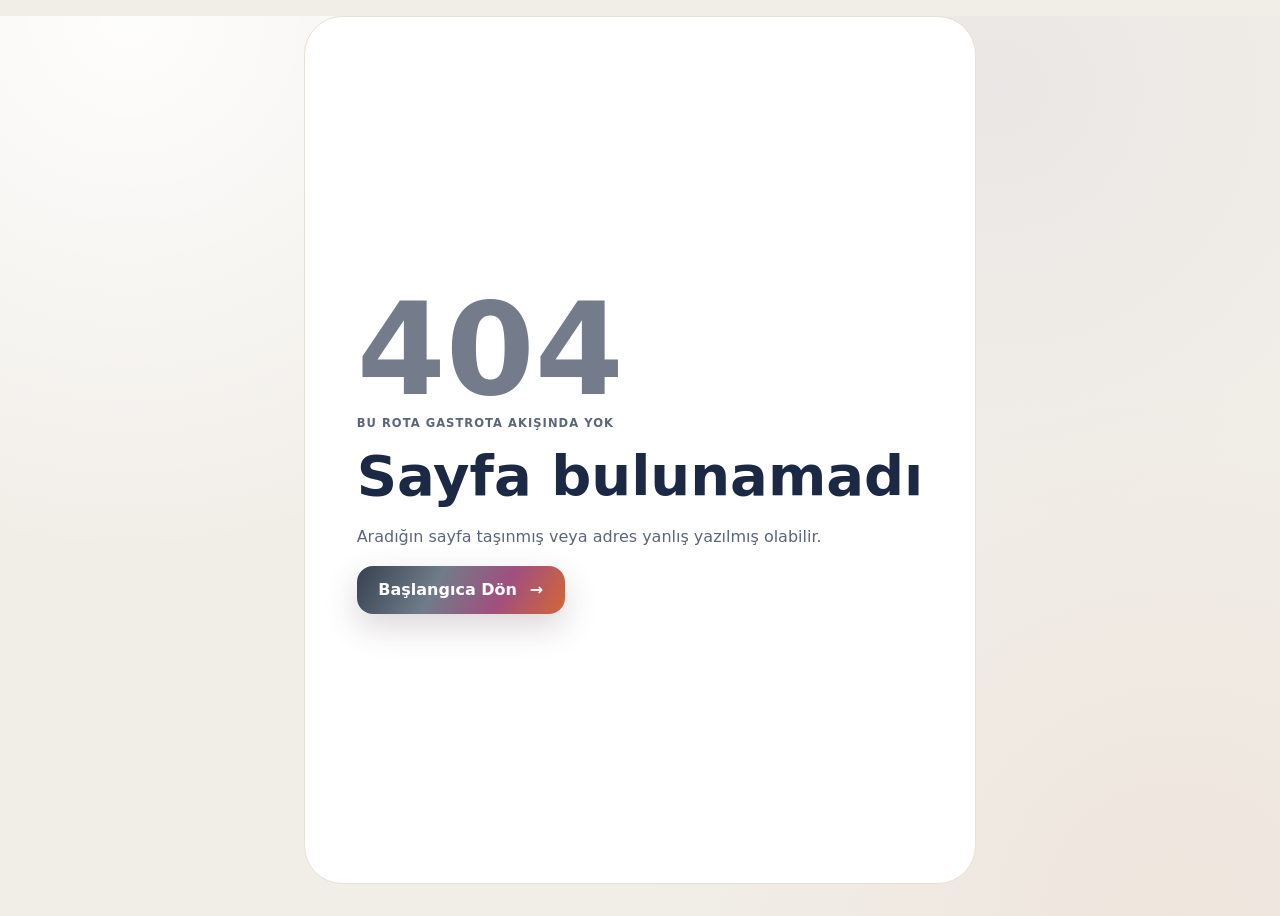
<file: index.html>
<!doctype html>
<html lang="tr">
  <head>
    <meta charset="UTF-8" />
    <meta name="viewport" content="width=device-width, initial-scale=1" />
    <meta name="theme-color" content="#ffffff" />



<script type="module" crossorigin src="/assets/index-B5y324Gg.js"></script>
    <link rel="stylesheet" crossorigin href="/assets/index-e0pSv3fj.css">
      <title data-gastrota-managed="true">Gastrota — Hazırlık Görünümü</title>
    <meta data-gastrota-managed="true" name="description" content="Gastrota Hazırlık Görünümü başlangıç rotası." />
    <meta data-gastrota-managed="true" name="robots" content="noindex, nofollow" />
    <meta data-gastrota-managed="true" name="gastrota-indexing" content="disabled" />
    <meta data-gastrota-managed="true" name="gastrota-route-path" content="/" />
    <link data-gastrota-managed="true" rel="preload" href="/images/gastrota-logo-poster.webp" as="image" type="image/webp" />
    <link data-gastrota-managed="true" rel="preload" href="/images/welcome-poster-hero-v2.webp" as="image" type="image/webp" fetchpriority="high" />
  </head>
  <body>
    <div id="root"></div>
    <noscript>
      <main>
        <h1>Gastrota Hazırlık Görünümü</h1>
        <p>Bu öz değerlendirmeyi kullanmak için tarayıcınızda JavaScript'i etkinleştirmeniz gerekir.</p>
      </main>
    </noscript>
  </body>
</html>
</file>
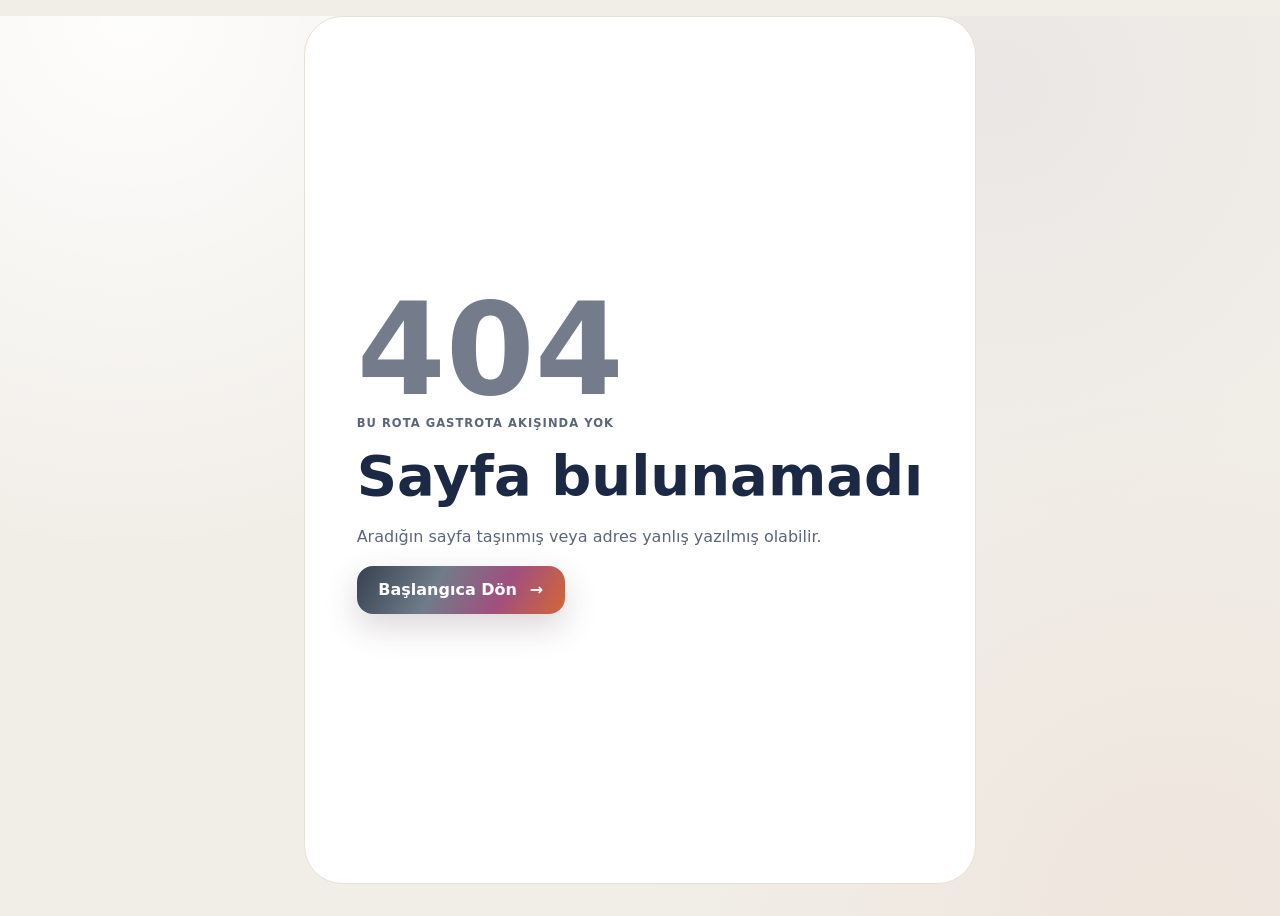
<file: hazirlik/index.html>
<!doctype html>
<html lang="tr">
  <head>
    <meta charset="UTF-8" />
    <meta name="viewport" content="width=device-width, initial-scale=1" />
    <meta name="theme-color" content="#ffffff" />



<script type="module" crossorigin src="/assets/index-B5y324Gg.js"></script>
    <link rel="stylesheet" crossorigin href="/assets/index-e0pSv3fj.css">
      <title data-gastrota-managed="true">Hazırlık Görünümü | Gastrota</title>
    <meta data-gastrota-managed="true" name="description" content="Dört gerçek durum üzerinden 1 dakikada kariyer hazırlığında seni neyin yavaşlattığını ve ilk hareketini gör." />
    <meta data-gastrota-managed="true" name="robots" content="noindex, nofollow" />
    <meta data-gastrota-managed="true" name="gastrota-indexing" content="disabled" />
    <meta data-gastrota-managed="true" name="gastrota-route-path" content="/hazirlik" />
    <link data-gastrota-managed="true" rel="preload" href="/images/gastrota-logo-poster.webp" as="image" type="image/webp" />
    <link data-gastrota-managed="true" rel="preload" href="/images/welcome-poster-hero-v2.webp" as="image" type="image/webp" fetchpriority="high" />
  </head>
  <body>
    <div id="root"></div>
    <noscript>
      <main>
        <h1>Gastrota Hazırlık Görünümü</h1>
        <p>Bu öz değerlendirmeyi kullanmak için tarayıcınızda JavaScript'i etkinleştirmeniz gerekir.</p>
      </main>
    </noscript>
  </body>
</html>
</file>
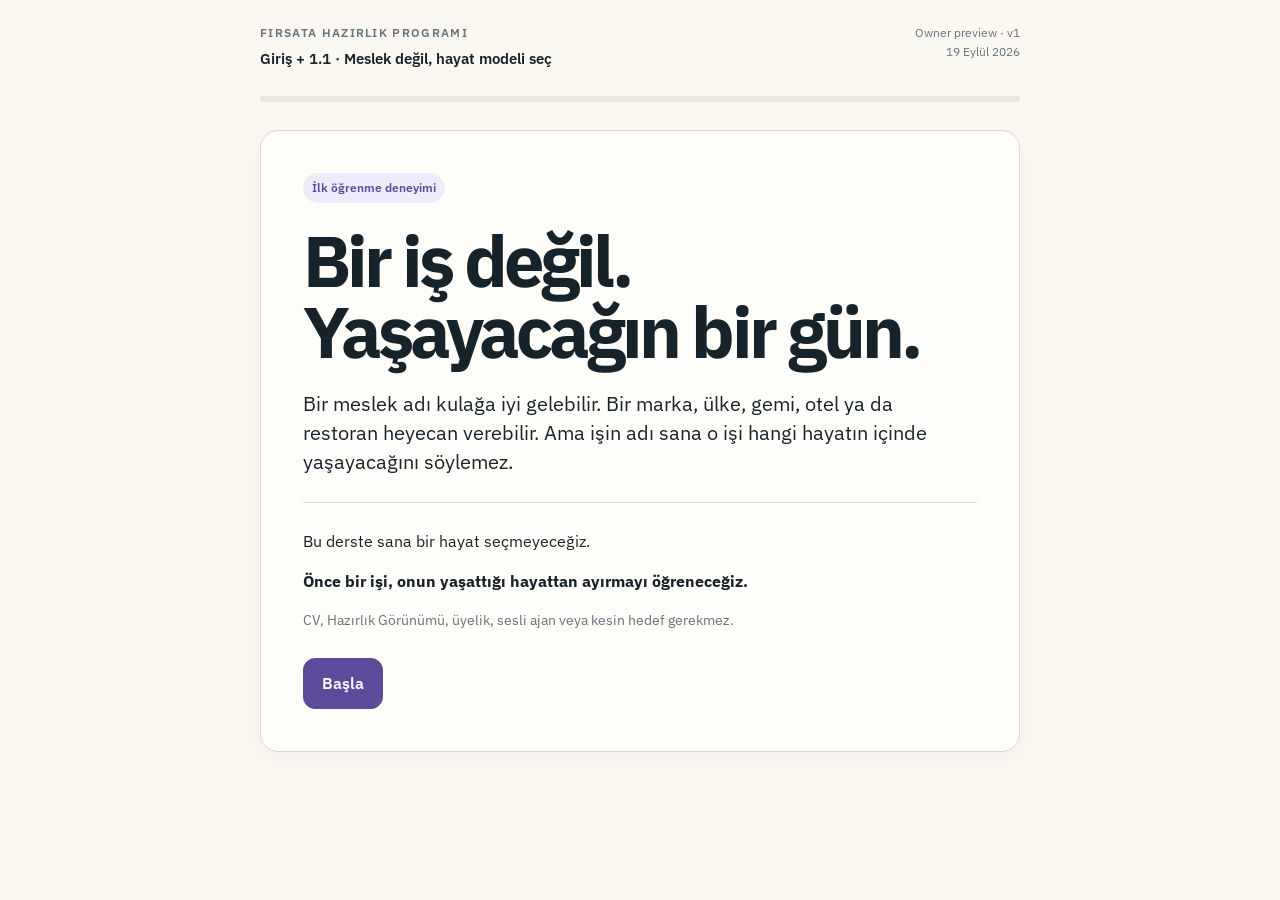
<file: egitim/firsata-hazirlik/index.html>
<!doctype html>
<html lang="tr">
<head>
<meta charset="utf-8" />
<meta name="viewport" content="width=device-width,initial-scale=1" />
<meta name="color-scheme" content="light" />
<title>Fırsata Hazırlık Programı · Giriş + 1.1</title>
<link rel="preconnect" href="https://fonts.googleapis.com">
<link rel="preconnect" href="https://fonts.gstatic.com" crossorigin>
<link href="https://fonts.googleapis.com/css2?family=IBM+Plex+Sans:wght@400;500;600;700&display=swap" rel="stylesheet">
<style>
:root{
  --paper:#fbf8f2; --surface:#fffdf9; --ink:#17232b; --muted:#66737a;
  --line:#ddd9d0; --accent:#5b4b9a; --accent-soft:#efebfb; --good:#225f4b;
  --max:760px;
}
*{box-sizing:border-box}
html{scroll-behavior:smooth}
body{margin:0;background:var(--paper);color:var(--ink);font-family:"IBM Plex Sans",Arial,sans-serif;line-height:1.55}
button,input{font:inherit}
button{cursor:pointer}
.wrap{width:min(var(--max),calc(100% - 32px));margin:0 auto;padding:24px 0 64px}
.top{display:flex;justify-content:space-between;gap:16px;align-items:flex-start;margin-bottom:26px}
.kicker{font-size:12px;text-transform:uppercase;letter-spacing:.11em;color:var(--muted);font-weight:600}
.program{font-size:15px;font-weight:600;margin-top:4px}
.status{font-size:12px;color:var(--muted);text-align:right}
.progress{height:6px;background:#ebe6de;border-radius:99px;overflow:hidden;margin:0 0 28px}
.progress>span{display:block;height:100%;width:0;background:var(--accent);transition:width .25s ease}
.panel{background:var(--surface);border:1px solid var(--line);border-radius:18px;padding:clamp(22px,5vw,42px);box-shadow:0 8px 30px rgba(23,35,43,.04);margin-bottom:18px}
.step[hidden]{display:none}
h1{font-size:clamp(40px,9vw,72px);line-height:.98;letter-spacing:-.055em;margin:14px 0 22px;max-width:680px}
h2{font-size:clamp(26px,5vw,38px);line-height:1.1;letter-spacing:-.025em;margin:8px 0 18px}
h3{font-size:18px;margin:0 0 8px}
p{margin:0 0 16px}
.lede{font-size:20px;line-height:1.45;max-width:650px}
.small{font-size:14px;color:var(--muted)}
.rule{height:1px;background:var(--line);margin:26px 0}
.actions{display:flex;gap:10px;flex-wrap:wrap;margin-top:26px}
.btn{border:1px solid var(--accent);background:var(--accent);color:#fff;border-radius:12px;padding:12px 18px;font-weight:600}
.btn.secondary{background:transparent;color:var(--accent)}
.btn:focus-visible,.choice:focus-visible,.checkrow:focus-within{outline:3px solid #d9b765;outline-offset:3px}
.cards{display:grid;grid-template-columns:1fr;gap:12px;margin:20px 0}
.card{border:1px solid var(--line);border-radius:14px;padding:18px;background:#fff}
.card b{display:block;margin-bottom:8px}
.options{display:grid;gap:10px;margin:20px 0}
.choice{width:100%;text-align:left;border:1px solid var(--line);border-radius:12px;background:#fff;padding:14px 16px;color:var(--ink)}
.choice:hover{border-color:#b8b0cf}
.choice.correct{border-color:var(--good);background:#eef7f3}
.choice.wrong{border-color:#b35a5a;background:#fff3f3}
.feedback{border-left:4px solid var(--accent);background:var(--accent-soft);padding:14px 16px;border-radius:8px;margin:18px 0 0}
.feedback.good{border-left-color:var(--good);background:#eef7f3}
.feedback[hidden]{display:none}
.lenses{display:grid;gap:12px;margin-top:18px}
.lens{border-top:1px solid var(--line);padding-top:16px}
.lens:first-child{border-top:0;padding-top:0}
.num{display:inline-flex;width:28px;height:28px;border-radius:50%;align-items:center;justify-content:center;background:var(--accent-soft);color:var(--accent);font-weight:700;margin-right:8px}
.quote{font-size:22px;line-height:1.35;font-weight:600;margin:22px 0;padding-left:18px;border-left:4px solid var(--accent)}
.checks{display:grid;gap:8px;margin:18px 0}
.checkrow{display:flex;align-items:flex-start;gap:10px;border:1px solid var(--line);padding:12px 14px;border-radius:12px;background:#fff}
.checkrow input{margin-top:4px;accent-color:var(--accent)}
.summary{background:#f4f0e8;border-radius:14px;padding:18px;margin-top:20px}
.footer-note{font-size:12px;color:var(--muted);margin-top:24px}
.pill{display:inline-block;font-size:12px;font-weight:600;color:var(--accent);background:var(--accent-soft);border-radius:999px;padding:6px 9px;margin-bottom:8px}
@media(min-width:700px){.cards.three{grid-template-columns:repeat(3,1fr)}}
@media(prefers-reduced-motion:reduce){html{scroll-behavior:auto}.progress>span{transition:none}}
@media print{.progress,.actions,.status{display:none}.step[hidden]{display:block}.panel{box-shadow:none;break-inside:avoid}}
</style>
</head>
<body>
<div class="wrap">
  <header class="top">
    <div>
      <div class="kicker">Fırsata Hazırlık Programı</div>
      <div class="program">Giriş + 1.1 · Meslek değil, hayat modeli seç</div>
    </div>
    <div class="status">Owner preview · v1<br>19 Eylül 2026</div>
  </header>
  <div class="progress" aria-label="İlerleme"><span id="bar"></span></div>

  <main id="lesson">
    <section class="panel step" data-step="0">
      <div class="pill">İlk öğrenme deneyimi</div>
      <h1>Bir iş değil.<br>Yaşayacağın bir gün.</h1>
      <p class="lede">Bir meslek adı kulağa iyi gelebilir. Bir marka, ülke, gemi, otel ya da restoran heyecan verebilir. Ama işin adı sana o işi hangi hayatın içinde yaşayacağını söylemez.</p>
      <div class="rule"></div>
      <p>Bu derste sana bir hayat seçmeyeceğiz.</p>
      <p><strong>Önce bir işi, onun yaşattığı hayattan ayırmayı öğreneceğiz.</strong></p>
      <p class="small">CV, Hazırlık Görünümü, üyelik, sesli ajan veya kesin hedef gerekmez.</p>
      <div class="actions"><button class="btn next">Başla</button></div>
    </section>

    <section class="panel step" data-step="1" hidden>
      <div class="kicker">İlk karşılaşma</div>
      <h2>Aynı sektörde üç temsilî fırsat.</h2>
      <p class="small">Bunlar gerçek şirket ilanları değildir. Koşullar eğitim için kurgulanmıştır.</p>
      <div class="cards three">
        <article class="card"><b>A · Şehirde çalışma</b><p>İşe kendi yaşam alanından gidip geliyorsun. İş ve özel hayat fiziksel olarak birbirinden ayrı.</p></article>
        <article class="card"><b>B · Sezonluk tesis yaşamı</b><p>Belirli bir dönem başka bir bölgede çalışıyorsun. Konaklama sağlanıyor. İş ve yaşam çevresi birbirine daha çok karışabilir.</p></article>
        <article class="card"><b>C · Gemide çalışma</b><p>Çalıştığın yer aynı zamanda yaşadığın yer. Farklı ülkelerden insanlarla aynı operasyonun içindesin.</p></article>
      </div>
      <h3>Hangisi daha iyi?</h3>
      <div class="options quiz" data-correct="unknown">
        <button class="choice" data-value="a">A</button>
        <button class="choice" data-value="b">B</button>
        <button class="choice" data-value="c">C</button>
        <button class="choice" data-value="unknown">Henüz bilmiyoruz</button>
      </div>
      <div class="feedback good" aria-live="polite" hidden><strong>Henüz bilmiyoruz.</strong><br>Görev, saat, ücret, dinlenme, ekip, yönetim, öğrenme, sözleşme ve başka koşullar eksik. Görünen tek bir özellik karar vermek için yeterli değil.</div>
      <div class="actions"><button class="btn next" disabled>Devam et</button></div>
    </section>

    <section class="panel step" data-step="2" hidden>
      <div class="kicker">Aynı iş, farklı hayat</div>
      <h2>Bir fırsatın hayat modelini yedi pencereden oku.</h2>
      <div class="lenses">
        <div class="lens"><h3><span class="num">1</span>Gün ritmi</h3><p>Ne zaman çalışıyorsun? Günün ne kadarı gerçekten sana kalıyor? Vardiya, sezon veya kontrat hayatını nasıl şekillendiriyor?</p></div>
        <div class="lens"><h3><span class="num">2</span>Yaşadığın yer ve hareketlilik</h3><p>Evinde mi kalıyorsun, taşınıyor musun, aynı yerde mi çalışıyorsun? İş için hangi coğrafi esnekliği kabul ediyorsun?</p></div>
        <div class="lens"><h3><span class="num">3</span>Kişisel alan ve ilişkiler</h3><p>İşten çıktığında iş çevresinden uzaklaşabiliyor musun? Yaşam alanını paylaşıyor musun? Sosyal hayatın bu düzenle nasıl değişebilir?</p></div>
        <div class="lens"><h3><span class="num">4</span>Bedensel ve zihinsel yük</h3><p>İş senden ne kadar tempo, dikkat, dayanıklılık veya sosyal enerji istiyor? Burada tanı koymuyoruz; çalışma biçiminin insandan ne istediğini görüyoruz.</p></div>
        <div class="lens"><h3><span class="num">5</span>Öğrenme ve ilişki ağı</h3><p>Kimlerden öğrenebilirsin? Hangi standardı görebilirsin? Prestijli görünen yer ile gerçekten öğretici yer aynı olmak zorunda değil.</p></div>
        <div class="lens"><h3><span class="num">6</span>Gelirin hayat içindeki karşılığı</h3><p>Nerede yaşayacaksın? Hangi giderler sana ait? Başlangıçta ne harcaman gerekiyor? Aynı para, farklı hayatlarda aynı anlama gelmeyebilir.</p></div>
        <div class="lens"><h3><span class="num">7</span>Bir sonraki kapı</h3><p>Bu iş sana yeni bir beceri, referans, operasyon deneyimi, ilişki ağı veya sonraki geçiş için gerçek malzeme bırakıyor mu?</p></div>
      </div>
      <div class="actions"><button class="btn next">Devam et</button></div>
    </section>

    <section class="panel step" data-step="3" hidden>
      <div class="kicker">Duraklat</div>
      <h2>Hangisi daha sağlam?</h2>
      <div class="options quiz" data-correct="b">
        <button class="choice" data-value="a">“Cruise daha iyi çünkü dünyayı geziyorsun.”</button>
        <button class="choice" data-value="b">“Cruise benim için ilgi çekici olabilir; ama görev, çalışma-dinlenme düzeni, yaşam alanı, sözleşme ve öğrenme hakkında daha fazla bilgi görmeden karar veremem.”</button>
      </div>
      <div class="feedback good" aria-live="polite" hidden><strong>İkinci cümle daha sağlam.</strong><br>Fırsatı küçültmiyor; bilinmeyeni başarı hikâyesiyle doldurmuyor. Bir şeyi merak etmek ile onun sana uygun olduğunu bilmek aynı değil.</div>
      <div class="actions"><button class="btn next" disabled>Devam et</button></div>
    </section>

    <section class="panel step" data-step="4" hidden>
      <div class="kicker">Karşı örnek</div>
      <h2>“Yerel = küçük fırsat” da otomatik doğru değil.</h2>
      <p>Bir şehir otelindeki iş sana ilk anda daha sıradan görünebilir. Ama ekipten ne öğreneceğini, yöneticinin çalışma biçimini, vardiya düzenini, üstleneceğin sorumlulukları ve kurum içindeki ilerleme yollarını henüz bilmiyor olabilirsin.</p>
      <div class="quote">Yurt dışı = iyi hayat<br>Lüks marka = iyi iş<br>Yüksek ücret = doğru seçim<br>Başlangıç rolü = değersiz iş</div>
      <p>Bu eşitliklerin hiçbiri kendiliğinden doğru değildir.</p>
      <p><strong>Fırsatların değerini düşürmüyoruz. Onları daha iyi okumayı öğreniyoruz.</strong></p>
      <div class="actions"><button class="btn next">Devam et</button></div>
    </section>

    <section class="panel step" data-step="5" hidden>
      <div class="kicker">Öğrenme kontrolü</div>
      <h2>Aynı unvan, benzer ücret.</h2>
      <p>Hangisi doğrudur?</p>
      <div class="options quiz" data-correct="b">
        <button class="choice" data-value="a">Aynı unvan + benzer ücret varsa iki fırsat yaklaşık aynıdır.</button>
        <button class="choice" data-value="b">Operasyon, günlük görev, çalışma düzeni, yaşam koşulu, öğrenme ortamı ve sonraki kapı farklıysa aynı unvan iki farklı hayat anlamına gelebilir.</button>
        <button class="choice" data-value="c">Büyük markadaki iş otomatik olarak daha iyi fırsattır.</button>
      </div>
      <div class="feedback good" aria-live="polite" hidden><strong>Doğru.</strong><br>Unvan bir etikettir. Hayat modeli görev, koşul, zaman, yer, insan, yük ve gelecek etkisinin birleşimidir.</div>
      <div class="actions"><button class="btn next" disabled>Devam et</button></div>
    </section>

    <section class="panel step" data-step="6" hidden>
      <div class="kicker">Bilinmeyeni boş bırak</div>
      <h2>“Konaklama sağlanır.”</h2>
      <p>Bundan hangisini kesin biliyorsun?</p>
      <div class="options quiz" data-correct="d">
        <button class="choice" data-value="a">Konaklama ücretsizdir.</button>
        <button class="choice" data-value="b">Tek kişilik odadır.</button>
        <button class="choice" data-value="c">İşyerine yakındır.</button>
        <button class="choice" data-value="d">Yalnız konaklamanın sağlandığını; diğer ayrıntıların henüz bilinmediğini.</button>
      </div>
      <div class="feedback good" aria-live="polite" hidden><strong>Doğru.</strong><br>Yazılanı gör. Yorumunu ayır. Bilinmeyeni bilinmeyen bırak. Kararını değiştirecek bilgiyi sor.</div>
      <div class="actions"><button class="btn next" disabled>Devam et</button></div>
    </section>

    <section class="panel step" data-step="7" hidden>
      <div class="kicker">İsteğe bağlı</div>
      <h2>Şu an senin için hangi alanlar önemli olabilir?</h2>
      <p class="small">Doldurmak zorunda değilsin. Bu seçim sana “uygun meslek” üretmez.</p>
      <div class="checks" id="reflection">
        <label class="checkrow"><input type="checkbox" value="Gün ritmi">Gün ritmi</label>
        <label class="checkrow"><input type="checkbox" value="Yaşadığım yer / hareketlilik">Yaşadığım yer / hareketlilik</label>
        <label class="checkrow"><input type="checkbox" value="Kişisel alan ve ilişkiler">Kişisel alan ve ilişkiler</label>
        <label class="checkrow"><input type="checkbox" value="Bedensel / zihinsel yük">Bedensel / zihinsel yük</label>
        <label class="checkrow"><input type="checkbox" value="Öğrenme ve ilişki ağı">Öğrenme ve ilişki ağı</label>
        <label class="checkrow"><input type="checkbox" value="Gelirin hayat içindeki karşılığı">Gelirin hayat içindeki karşılığı</label>
        <label class="checkrow"><input type="checkbox" value="Bir sonraki kapı">Bir sonraki kapı</label>
        <label class="checkrow"><input type="checkbox" value="Henüz bilmiyorum">Henüz bilmiyorum</label>
      </div>
      <div class="feedback" id="reflectFeedback">Burada doğru üçlü yok. Yalnız bir sonraki fırsatta hangi bilgileri özellikle görmek isteyebileceğini fark ediyorsun.</div>
      <div class="actions"><button class="btn next">Devam et</button></div>
    </section>

    <section class="panel step" data-step="8" hidden>
      <div class="kicker">Transfer</div>
      <h2>“Bu işi kabul et. Maaşı daha yüksek.”</h2>
      <p>Sen henüz yalnız maaşı biliyorsun. Hangi cevap daha sağlam?</p>
      <div class="options quiz" data-correct="c">
        <button class="choice" data-value="a">“Tamam, yüksek maaşsa kabul ederim.”</button>
        <button class="choice" data-value="b">“Hayır, para önemli değil.”</button>
        <button class="choice" data-value="c">“Maaş önemli; ama görevi, çalışma düzenini, yaşam maliyetini, bana ait giderleri, öğrenme ortamını ve bu işin sonraki etkisini görmeden toplam karşılığı bilmiyorum.”</button>
      </div>
      <div class="feedback good" aria-live="polite" hidden><strong>Doğru.</strong><br>Maaşı küçültmedin. Hayatı da maaşa indirmedin.</div>
      <div class="actions"><button class="btn next" disabled>Devam et</button></div>
    </section>

    <section class="panel step" data-step="9" hidden>
      <div class="kicker">Yanında kalan</div>
      <h2>Bir işin adı, yaşayacağın günü anlatmaz.</h2>
      <p>Bir fırsata baktığında önce üç soruyu aç:</p>
      <div class="summary">
        <p><strong>1.</strong> Bu işte gerçekte ne yapacağım?</p>
        <p><strong>2.</strong> Bu işi hangi hayatın içinde yaşayacağım?</p>
        <p><strong>3.</strong> Bilmediğim hangi koşul kararımı değiştirebilir?</p>
      </div>
      <p>Bu üç soruya bugün cevap vermek zorunda değilsin. Ama artık neye bakacağını biliyorsun.</p>
      <div class="actions"><button class="btn next">1.2’ye geçişi gör</button></div>
    </section>

    <section class="panel step" data-step="10" hidden>
      <div class="kicker">Sonraki adım · 1.2</div>
      <h2>Aynı beceri, sektörün kaç farklı yerinde değer taşıyabilir?</h2>
      <p>Restoran, otel, catering, cruise, yat, üretim, tedarik, teknoloji ve eğitim birbirinden kopuk dünyalar değildir.</p>
      <p><strong>1.2 · Gastronomi ve hospitality ekosistemini gör</strong> bölümünde, görünen işin arkasındaki sistemi açacağız.</p>
      <p>Amaç yüzlerce meslek ezberletmek değil. Daha önce sormadığın yararlı soruları görebilmeni sağlamak.</p>
      <div class="summary" id="finishSummary">
        <strong>Bu oturumdaki öğrenme kontrolleri tamamlandı.</strong>
        <p class="small">Bu ifade gerçek işte davranış değişikliğinin kanıtı değildir. Öğrenme aktarımı yeni bir örnekte ayrıca sınanmalıdır.</p>
      </div>
      <div class="actions"><button class="btn secondary" id="restart">Baştan gözden geçir</button></div>
      <p class="footer-note">Bu preview kişisel yanıtları sunucuya göndermez veya kalıcı olarak saklamaz. Temsilî sahneler eğitim kurgusudur. Gerçek şirket şartı veya belirli iş modelinin üstünlüğü değildir.</p>
    </section>
  </main>
</div>
<script>
document.documentElement.classList.add('js');
(() => {
  const steps=[...document.querySelectorAll('.step')];
  const bar=document.getElementById('bar');
  let current=0;
  const show=(n)=>{
    current=Math.max(0,Math.min(n,steps.length-1));
    steps.forEach((s,i)=>s.hidden=i!==current);
    bar.style.width=((current)/(steps.length-1)*100)+'%';
    window.scrollTo({top:0,behavior:'smooth'});
  };
  document.querySelectorAll('.next').forEach(btn=>btn.addEventListener('click',()=>show(current+1)));
  document.querySelectorAll('.quiz').forEach(q=>{
    const correct=q.dataset.correct;
    const feedback=q.parentElement.querySelector('.feedback');
    const next=q.parentElement.querySelector('.next');
    q.querySelectorAll('.choice').forEach(btn=>btn.addEventListener('click',()=>{
      q.querySelectorAll('.choice').forEach(b=>b.classList.remove('correct','wrong'));
      if(btn.dataset.value===correct){
        btn.classList.add('correct');
        feedback.hidden=false;
        next.disabled=false;
      }else{
        btn.classList.add('wrong');
        feedback.hidden=true;
        next.disabled=true;
      }
    }));
  });
  document.getElementById('restart').addEventListener('click',()=>{
    document.querySelectorAll('.choice').forEach(b=>b.classList.remove('correct','wrong'));
    document.querySelectorAll('.quiz').forEach(q=>{
      const fb=q.parentElement.querySelector('.feedback'); if(fb) fb.hidden=true;
      const n=q.parentElement.querySelector('.next'); if(n) n.disabled=true;
    });
    document.querySelectorAll('#reflection input').forEach(i=>i.checked=false);
    show(0);
  });
  show(0);
})();
</script>
</body>
</html>
</file>
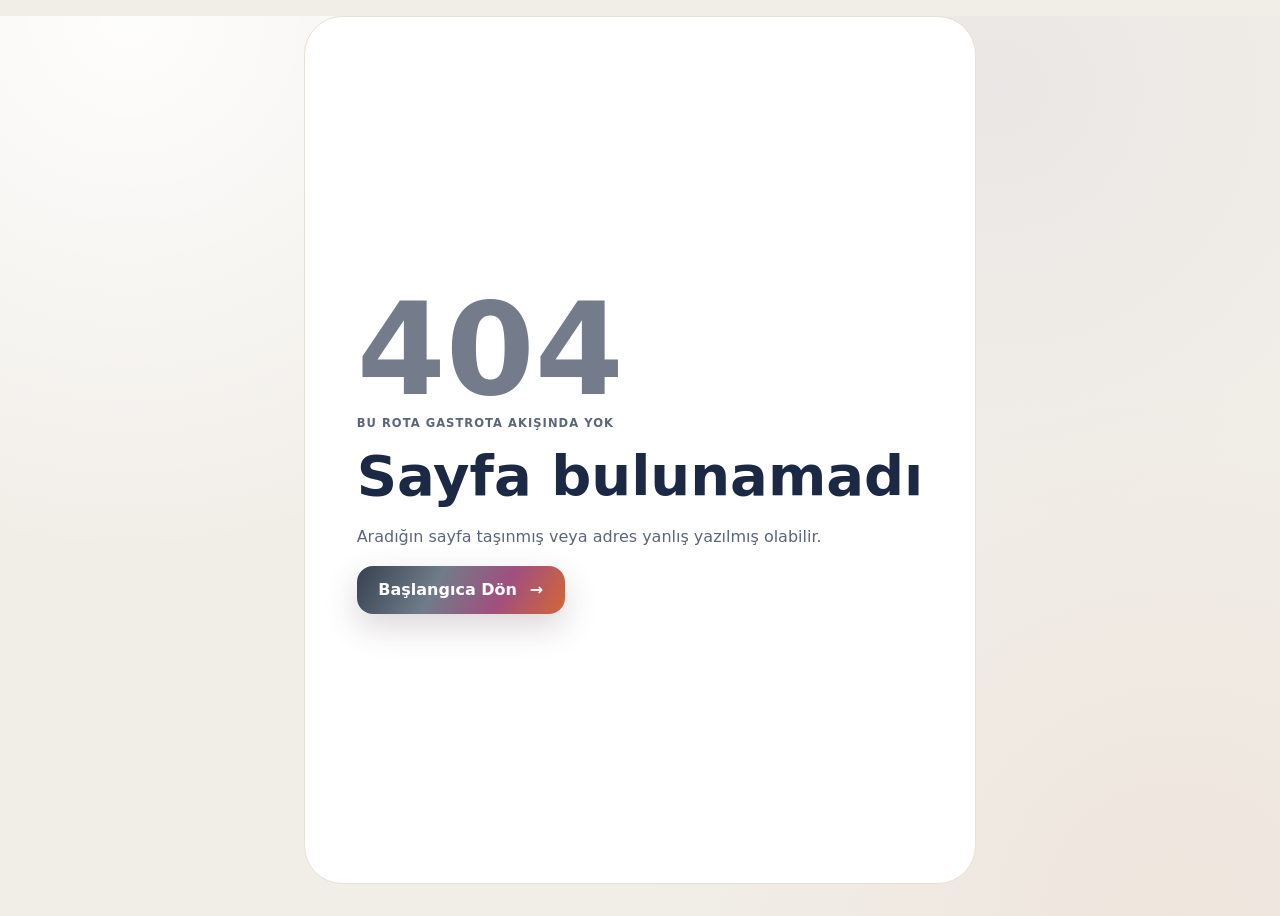
<file: hazirlik/degerlendirme/index.html>
<!doctype html>
<html lang="tr">
  <head>
    <meta charset="UTF-8" />
    <meta name="viewport" content="width=device-width, initial-scale=1" />
    <meta name="theme-color" content="#ffffff" />



<script type="module" crossorigin src="/assets/index-B5y324Gg.js"></script>
    <link rel="stylesheet" crossorigin href="/assets/index-e0pSv3fj.css">
      <title data-gastrota-managed="true">Hazırlık Görünümüne Dön | Gastrota</title>
    <meta data-gastrota-managed="true" name="description" content="Yeni dört sorulu Hazırlık Görünümüne güvenli yönlendirme." />
    <meta data-gastrota-managed="true" name="robots" content="noindex, nofollow" />
    <meta data-gastrota-managed="true" name="gastrota-indexing" content="disabled" />
    <meta data-gastrota-managed="true" name="gastrota-route-path" content="/hazirlik/degerlendirme" />
    <link data-gastrota-managed="true" rel="preload" href="/images/gastrota-logo-poster.webp" as="image" type="image/webp" />
  </head>
  <body>
    <div id="root"></div>
    <noscript>
      <main>
        <h1>Gastrota Hazırlık Görünümü</h1>
        <p>Bu öz değerlendirmeyi kullanmak için tarayıcınızda JavaScript'i etkinleştirmeniz gerekir.</p>
      </main>
    </noscript>
  </body>
</html>
</file>
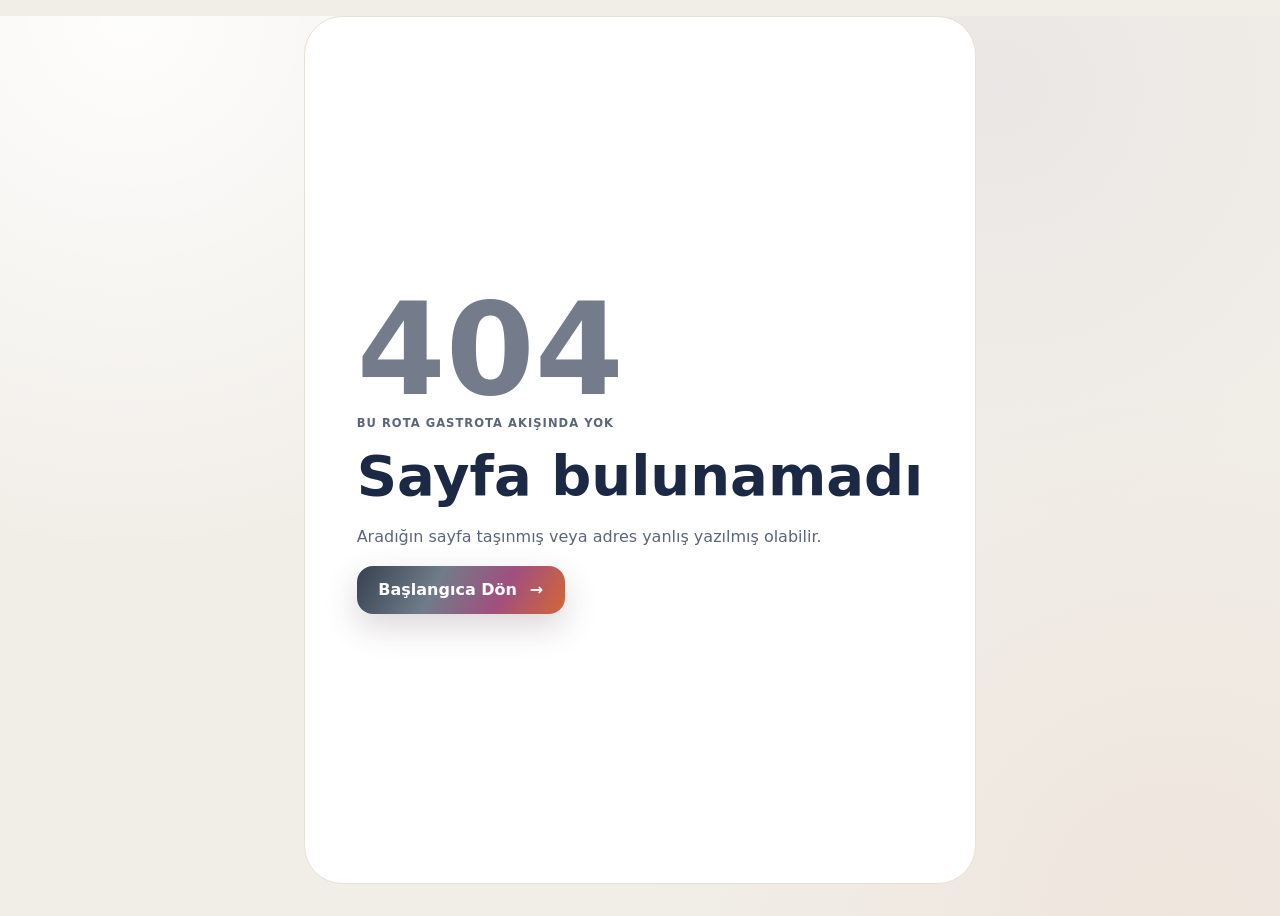
<file: hazirlik/hedef/index.html>
<!doctype html>
<html lang="tr">
  <head>
    <meta charset="UTF-8" />
    <meta name="viewport" content="width=device-width, initial-scale=1" />
    <meta name="theme-color" content="#ffffff" />



<script type="module" crossorigin src="/assets/index-B5y324Gg.js"></script>
    <link rel="stylesheet" crossorigin href="/assets/index-e0pSv3fj.css">
      <title data-gastrota-managed="true">Hazırlık Görünümüne Dön | Gastrota</title>
    <meta data-gastrota-managed="true" name="description" content="Yeni dört sorulu Hazırlık Görünümüne güvenli yönlendirme." />
    <meta data-gastrota-managed="true" name="robots" content="noindex, nofollow" />
    <meta data-gastrota-managed="true" name="gastrota-indexing" content="disabled" />
    <meta data-gastrota-managed="true" name="gastrota-route-path" content="/hazirlik/hedef" />
    <link data-gastrota-managed="true" rel="preload" href="/images/gastrota-logo-poster.webp" as="image" type="image/webp" />
  </head>
  <body>
    <div id="root"></div>
    <noscript>
      <main>
        <h1>Gastrota Hazırlık Görünümü</h1>
        <p>Bu öz değerlendirmeyi kullanmak için tarayıcınızda JavaScript'i etkinleştirmeniz gerekir.</p>
      </main>
    </noscript>
  </body>
</html>
</file>
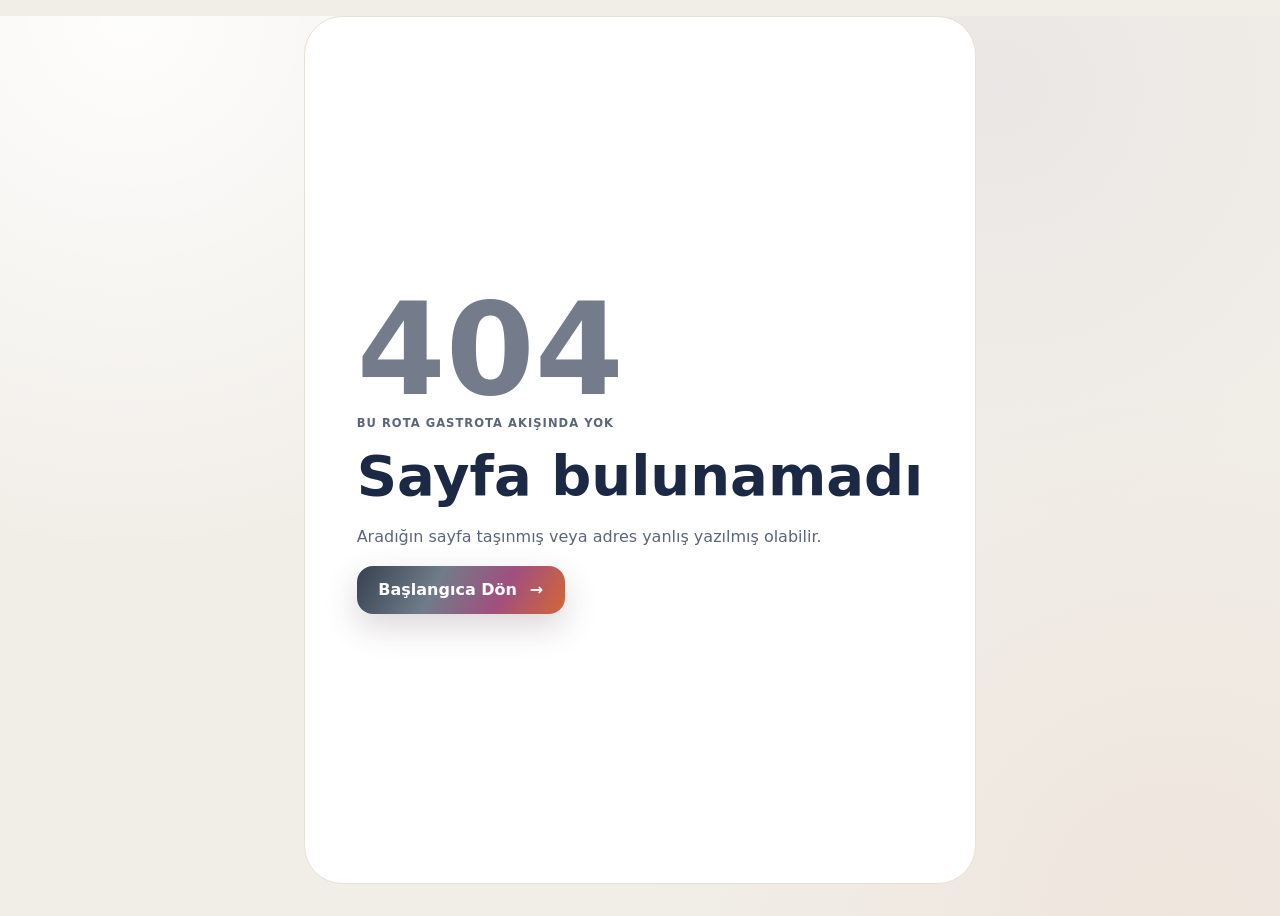
<file: hazirlik/sonuc/index.html>
<!doctype html>
<html lang="tr">
  <head>
    <meta charset="UTF-8" />
    <meta name="viewport" content="width=device-width, initial-scale=1" />
    <meta name="theme-color" content="#ffffff" />



<script type="module" crossorigin src="/assets/index-B5y324Gg.js"></script>
    <link rel="stylesheet" crossorigin href="/assets/index-e0pSv3fj.css">
      <title data-gastrota-managed="true">Hazırlık Sonucun | Gastrota</title>
    <meta data-gastrota-managed="true" name="description" content="Dört yanıtına dayalı kişisel Hazırlık Görünümü sonucu." />
    <meta data-gastrota-managed="true" name="robots" content="noindex, nofollow" />
    <meta data-gastrota-managed="true" name="gastrota-indexing" content="disabled" />
    <meta data-gastrota-managed="true" name="gastrota-route-path" content="/hazirlik/sonuc" />
    <link data-gastrota-managed="true" rel="preload" href="/images/gastrota-logo-poster.webp" as="image" type="image/webp" />
  </head>
  <body>
    <div id="root"></div>
    <noscript>
      <main>
        <h1>Gastrota Hazırlık Görünümü</h1>
        <p>Bu öz değerlendirmeyi kullanmak için tarayıcınızda JavaScript'i etkinleştirmeniz gerekir.</p>
      </main>
    </noscript>
  </body>
</html>
</file>
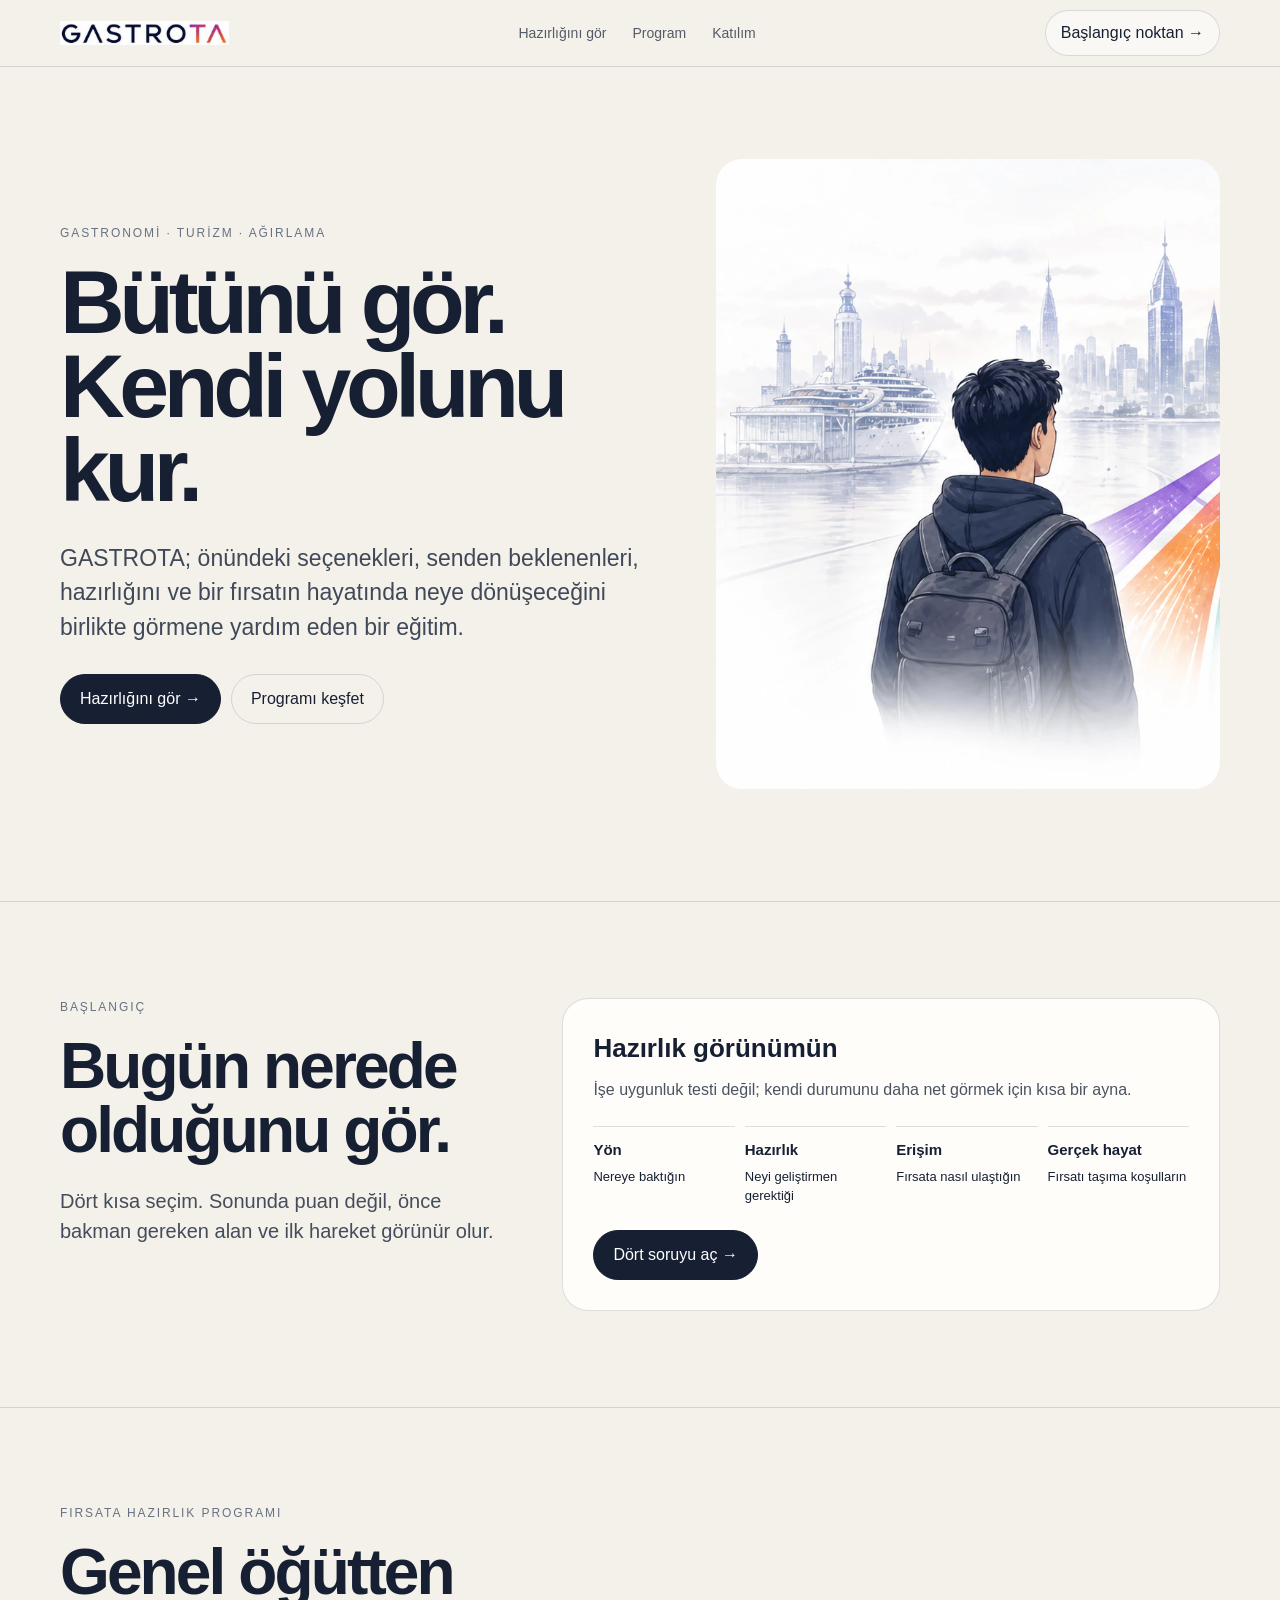
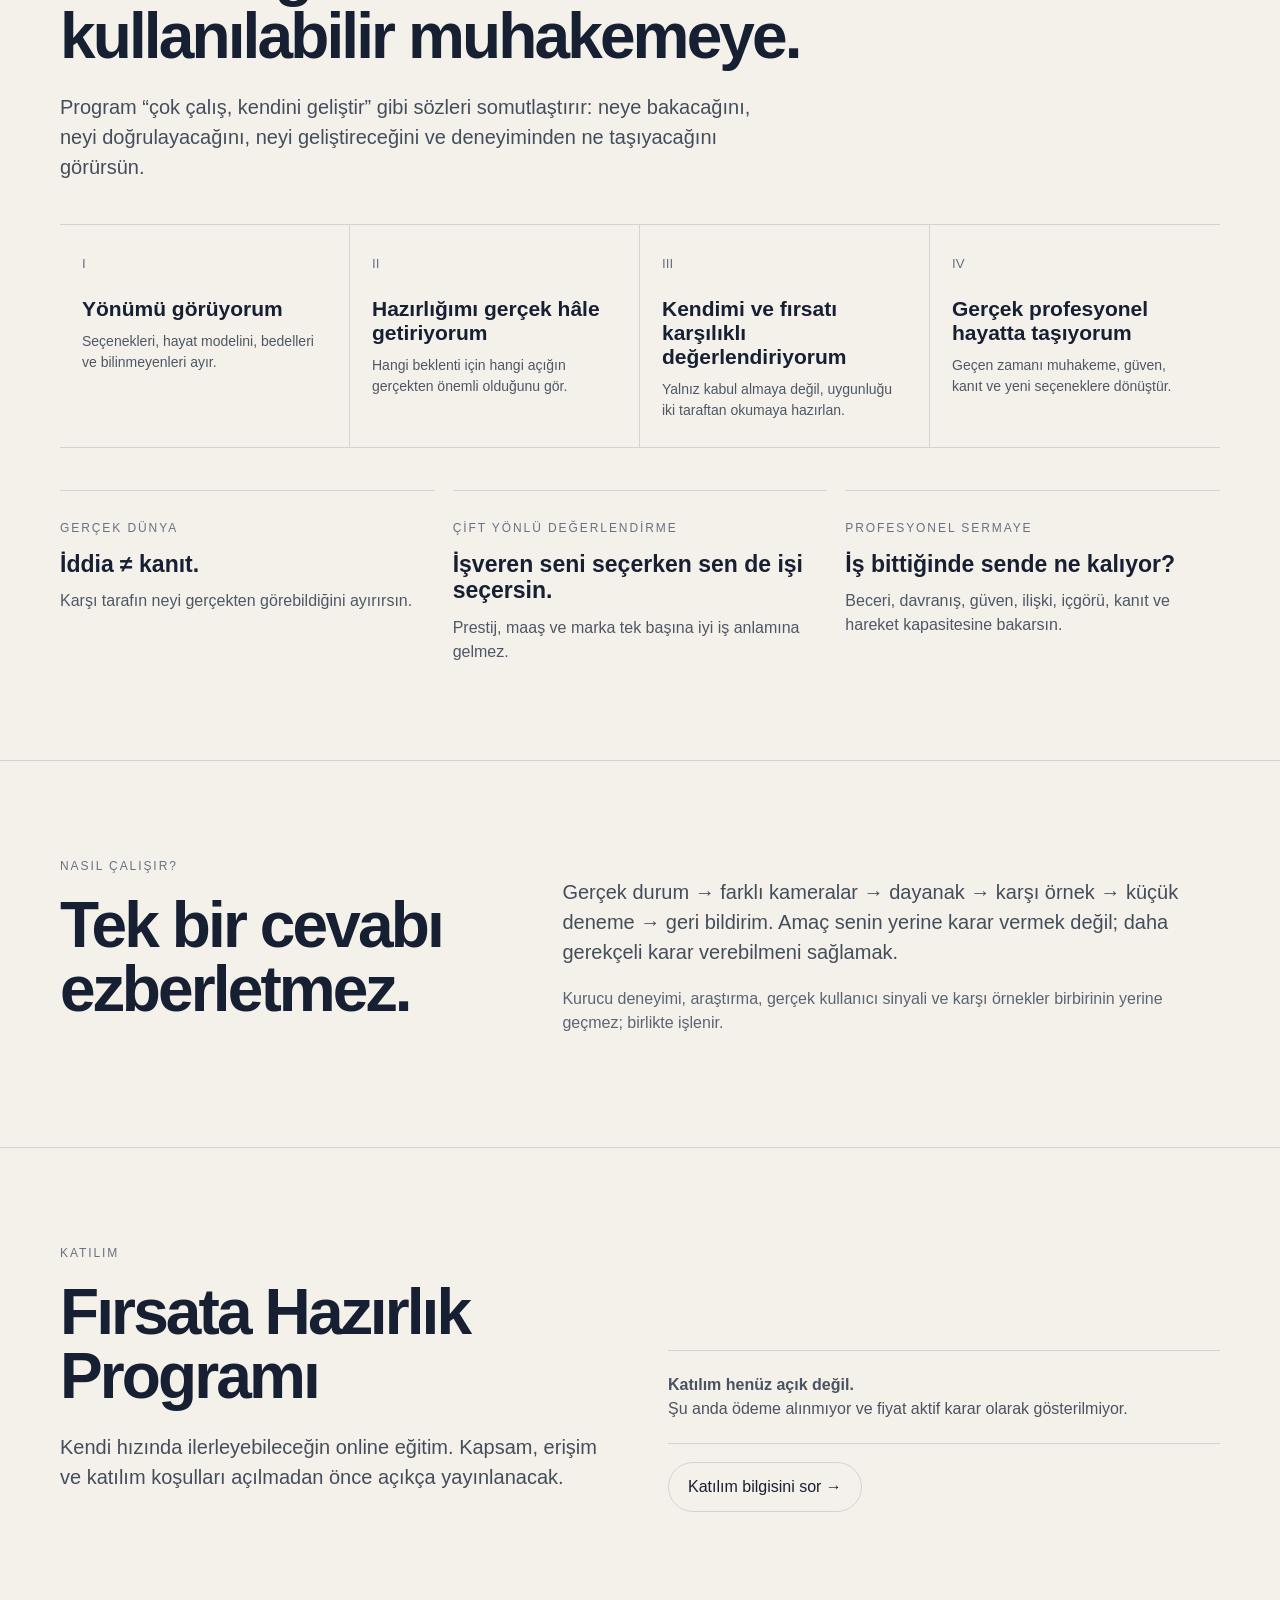
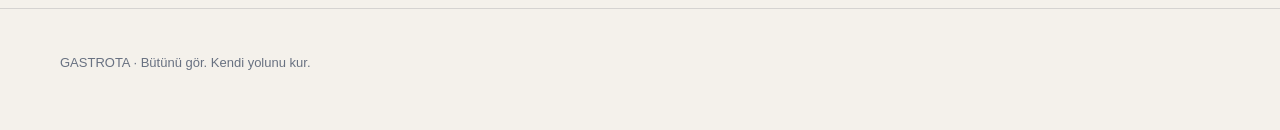
<file: preview/gastrota-v2/index.html>
<!doctype html>
<html lang="tr">
<head>
<meta charset="UTF-8">
<meta name="viewport" content="width=device-width, initial-scale=1">
<meta name="theme-color" content="#f4f1eb">
<title>GASTROTA — V2 Reality Pass</title>
<meta name="description" content="Gastrota V2 deneyim prototipi.">
<meta name="robots" content="noindex,nofollow">
<style>
:root{--paper:#f4f1eb;--ink:#172033;--muted:#687181;--line:rgba(23,32,51,.14);--panel:#fffdfa;--max:1160px;--r:26px}
*{box-sizing:border-box}html{scroll-behavior:smooth}body{margin:0;background:var(--paper);color:var(--ink);font-family:"IBM Plex Sans","Helvetica Neue",Arial,sans-serif;line-height:1.5}
a,button{font:inherit}a{color:inherit;text-decoration:none}.wrap{width:min(calc(100% - 36px),var(--max));margin:auto}
header{position:sticky;top:0;z-index:10;background:rgba(244,241,235,.9);backdrop-filter:blur(16px);border-bottom:1px solid var(--line)}
nav{height:66px;display:flex;align-items:center;justify-content:space-between;gap:18px}.brand img{height:24px;display:block}.navlinks{display:flex;gap:26px;font-size:14px}.navlinks a{opacity:.72}.navlinks a:hover{opacity:1}
.pill{border:1px solid var(--line);border-radius:999px;padding:10px 15px;background:rgba(255,255,255,.48)}
.hero{padding:72px 0 92px;display:grid;grid-template-columns:1.08fr .92fr;gap:64px;align-items:center;min-height:calc(100vh - 66px)}
.eyebrow{font-size:12px;letter-spacing:.16em;text-transform:uppercase;color:var(--muted);margin-bottom:18px}
h1{font-size:clamp(54px,7vw,100px);line-height:.94;letter-spacing:-.06em;margin:0 0 28px;font-weight:600}
.lead{font-size:clamp(18px,2vw,23px);max-width:690px;color:#404958;margin:0 0 30px}
.actions{display:flex;gap:10px;flex-wrap:wrap}.btn{display:inline-flex;align-items:center;justify-content:center;min-height:50px;padding:0 19px;border-radius:999px;border:1px solid var(--ink);background:var(--ink);color:white;cursor:pointer}.btn.alt{background:transparent;color:var(--ink);border-color:var(--line)}
.hero-visual{margin:0;aspect-ratio:4/5;border-radius:var(--r);overflow:hidden;background:#ddd8cf}.hero-visual img{width:100%;height:100%;object-fit:cover}
section{padding:96px 0;border-top:1px solid var(--line)}h2{font-size:clamp(38px,5vw,66px);line-height:1;letter-spacing:-.045em;margin:12px 0 24px;font-weight:600}.section-lead{font-size:20px;color:#444d5b;max-width:720px}
.grid2{display:grid;grid-template-columns:.8fr 1.2fr;gap:64px}.card{background:var(--panel);border:1px solid var(--line);border-radius:var(--r);padding:30px}
.card h3{font-size:26px;margin:0 0 10px}.card p{color:#4a5361;margin:0 0 22px}
.dims{display:grid;grid-template-columns:repeat(4,1fr);gap:10px;margin:24px 0}.dim{border-top:1px solid var(--line);padding-top:12px;font-size:13px}.dim strong{display:block;font-size:15px;margin-bottom:5px}
.journey{display:grid;grid-template-columns:repeat(4,1fr);border-top:1px solid var(--line);border-bottom:1px solid var(--line);margin-top:42px}.journey article{padding:26px 22px;border-right:1px solid var(--line)}.journey article:last-child{border-right:0}.journey small{color:var(--muted)}.journey h3{font-size:21px;line-height:1.15;margin:22px 0 10px}.journey p{font-size:14px;color:#4e5765;margin:0}
.outcomes{display:grid;grid-template-columns:repeat(3,1fr);gap:18px;margin-top:42px}.outcomes article{border-top:1px solid var(--line);padding-top:24px}.outcomes b{display:block;font-size:23px;line-height:1.15;margin:12px 0}.outcomes p{color:#4e5765;margin:0}
.assess{display:none;margin-top:26px}.assess.active{display:block}.q{padding:22px 0;border-top:1px solid var(--line)}.q:first-child{border-top:0}.q strong{display:block;font-size:18px;margin-bottom:12px}.choices{display:flex;gap:8px;flex-wrap:wrap}.choices button{border:1px solid var(--line);background:white;border-radius:999px;padding:10px 13px;cursor:pointer}.choices button[aria-pressed="true"]{border-color:var(--ink);background:var(--ink);color:white}
.result{display:none;margin-top:20px;padding:22px;border-radius:20px;background:#f0ede7}.result.active{display:block}.result h4{font-size:22px;margin:0 0 8px}.result p{margin:0;color:#46505e}
.participation{display:grid;grid-template-columns:1fr 1fr;gap:56px;align-items:end}.status{padding:22px 0;border-top:1px solid var(--line);border-bottom:1px solid var(--line);color:#4a5361}
footer{padding:44px 0 58px;border-top:1px solid var(--line);font-size:13px;color:var(--muted)}
@media(max-width:820px){.wrap{width:min(calc(100% - 28px),var(--max))}.navlinks{display:none}.hero{grid-template-columns:1fr;gap:30px;padding:44px 0 58px;min-height:auto}h1{font-size:56px}.lead{font-size:18px}.hero-visual{aspect-ratio:16/11}section{padding:72px 0}.grid2,.participation{grid-template-columns:1fr;gap:32px}.dims{grid-template-columns:1fr 1fr}.journey,.outcomes{grid-template-columns:1fr}.journey{border-bottom:0}.journey article{border-right:0;border-bottom:1px solid var(--line);padding:22px 0}}
@media(prefers-reduced-motion:reduce){html{scroll-behavior:auto}}
</style>
</head>
<body>
<header><div class="wrap"><nav><a class="brand" href="#top" aria-label="Gastrota"><img src="/images/gastrota-logo-poster.webp" alt="GASTROTA"></a><div class="navlinks"><a href="#hazirlik">Hazırlığını gör</a><a href="#program">Program</a><a href="#katilim">Katılım</a></div><a class="pill" href="#hazirlik">Başlangıç noktan →</a></nav></div></header>
<main id="top">
<div class="wrap hero">
<div><div class="eyebrow">Gastronomi · Turizm · Ağırlama</div><h1>Bütünü gör.<br>Kendi yolunu kur.</h1>
<p class="lead">GASTROTA; önündeki seçenekleri, senden beklenenleri, hazırlığını ve bir fırsatın hayatında neye dönüşeceğini birlikte görmene yardım eden bir eğitim.</p>
<div class="actions"><a class="btn" href="#hazirlik">Hazırlığını gör →</a><a class="btn alt" href="#program">Programı keşfet</a></div></div>
<figure class="hero-visual"><img src="/images/welcome-poster-hero-v2.webp" alt=""></figure>
</div>

<section id="hazirlik"><div class="wrap grid2">
<div><div class="eyebrow">Başlangıç</div><h2>Bugün nerede olduğunu gör.</h2><p class="section-lead">Dört kısa seçim. Sonunda puan değil, önce bakman gereken alan ve ilk hareket görünür olur.</p></div>
<div class="card">
<h3>Hazırlık görünümün</h3><p>İşe uygunluk testi değil; kendi durumunu daha net görmek için kısa bir ayna.</p>
<div class="dims"><div class="dim"><strong>Yön</strong>Nereye baktığın</div><div class="dim"><strong>Hazırlık</strong>Neyi geliştirmen gerektiği</div><div class="dim"><strong>Erişim</strong>Fırsata nasıl ulaştığın</div><div class="dim"><strong>Gerçek hayat</strong>Fırsatı taşıma koşulların</div></div>
<button class="btn" id="startAssessment">Dört soruyu aç →</button>
<div class="assess" id="assessment" aria-live="polite">
<div class="q" data-key="direction"><strong>Hedeflediğin yolu ne kadar tanıyorsun?</strong><div class="choices"><button data-v="1">Henüz değil</button><button data-v="2">Kısmen</button><button data-v="3">Oldukça net</button></div></div>
<div class="q" data-key="preparation"><strong>İlerlemek için neyi geliştirmen gerektiği ne kadar net?</strong><div class="choices"><button data-v="1">Henüz değil</button><button data-v="2">Kısmen</button><button data-v="3">Oldukça net</button></div></div>
<div class="q" data-key="access"><strong>Doğru fırsatı bulup kendini gösterebilir misin?</strong><div class="choices"><button data-v="1">Henüz değil</button><button data-v="2">Kısmen</button><button data-v="3">Büyük ölçüde</button></div></div>
<div class="q" data-key="real_life"><strong>Fırsat yarın gerçek olsa onu gerçekten taşıyabilir misin?</strong><div class="choices"><button data-v="1">Henüz emin değilim</button><button data-v="2">Kısmen</button><button data-v="3">Büyük ölçüde</button></div></div>
<div class="result" id="result"><h4 id="resultTitle"></h4><p id="resultText"></p></div>
</div>
</div></div></section>

<section id="program"><div class="wrap">
<div class="eyebrow">Fırsata Hazırlık Programı</div><h2>Genel öğütten<br>kullanılabilir muhakemeye.</h2>
<p class="section-lead">Program “çok çalış, kendini geliştir” gibi sözleri somutlaştırır: neye bakacağını, neyi doğrulayacağını, neyi geliştireceğini ve deneyiminden ne taşıyacağını görürsün.</p>
<div class="journey">
<article><small>I</small><h3>Yönümü görüyorum</h3><p>Seçenekleri, hayat modelini, bedelleri ve bilinmeyenleri ayır.</p></article>
<article><small>II</small><h3>Hazırlığımı gerçek hâle getiriyorum</h3><p>Hangi beklenti için hangi açığın gerçekten önemli olduğunu gör.</p></article>
<article><small>III</small><h3>Kendimi ve fırsatı karşılıklı değerlendiriyorum</h3><p>Yalnız kabul almaya değil, uygunluğu iki taraftan okumaya hazırlan.</p></article>
<article><small>IV</small><h3>Gerçek profesyonel hayatta taşıyorum</h3><p>Geçen zamanı muhakeme, güven, kanıt ve yeni seçeneklere dönüştür.</p></article>
</div>
<div class="outcomes">
<article><span class="eyebrow">Gerçek dünya</span><b>İddia ≠ kanıt.</b><p>Karşı tarafın neyi gerçekten görebildiğini ayırırsın.</p></article>
<article><span class="eyebrow">Çift yönlü değerlendirme</span><b>İşveren seni seçerken sen de işi seçersin.</b><p>Prestij, maaş ve marka tek başına iyi iş anlamına gelmez.</p></article>
<article><span class="eyebrow">Profesyonel sermaye</span><b>İş bittiğinde sende ne kalıyor?</b><p>Beceri, davranış, güven, ilişki, içgörü, kanıt ve hareket kapasitesine bakarsın.</p></article>
</div>
</div></section>

<section><div class="wrap grid2">
<div><div class="eyebrow">Nasıl çalışır?</div><h2>Tek bir cevabı ezberletmez.</h2></div>
<div><p class="section-lead">Gerçek durum → farklı kameralar → dayanak → karşı örnek → küçük deneme → geri bildirim. Amaç senin yerine karar vermek değil; daha gerekçeli karar verebilmeni sağlamak.</p>
<p style="color:#5b6472">Kurucu deneyimi, araştırma, gerçek kullanıcı sinyali ve karşı örnekler birbirinin yerine geçmez; birlikte işlenir.</p></div>
</div></section>

<section id="katilim"><div class="wrap participation">
<div><div class="eyebrow">Katılım</div><h2>Fırsata Hazırlık Programı</h2><p class="section-lead">Kendi hızında ilerleyebileceğin online eğitim. Kapsam, erişim ve katılım koşulları açılmadan önce açıkça yayınlanacak.</p></div>
<div><div class="status"><strong>Katılım henüz açık değil.</strong><br>Şu anda ödeme alınmıyor ve fiyat aktif karar olarak gösterilmiyor.</div><div style="margin-top:18px"><a class="btn alt" href="https://wa.me/905467259670?text=Merhaba%2C%20F%C4%B1rsata%20Haz%C4%B1rl%C4%B1k%20Program%C4%B1%20hakk%C4%B1nda%20bilgi%20almak%20istiyorum.">Katılım bilgisini sor →</a></div></div>
</div></section>
</main>
<footer><div class="wrap">GASTROTA · Bütünü gör. Kendi yolunu kur.</div></footer>
<script>
const start=document.getElementById('startAssessment'),box=document.getElementById('assessment'),result=document.getElementById('result'),title=document.getElementById('resultTitle'),copy=document.getElementById('resultText');
const answers={};
start.addEventListener('click',()=>{box.classList.add('active');start.hidden=true;box.scrollIntoView({behavior:matchMedia('(prefers-reduced-motion: reduce)').matches?'auto':'smooth',block:'nearest'})});
document.querySelectorAll('.q .choices button').forEach(btn=>btn.addEventListener('click',e=>{
 const q=e.currentTarget.closest('.q'),key=q.dataset.key;
 q.querySelectorAll('button').forEach(b=>b.setAttribute('aria-pressed','false'));
 e.currentTarget.setAttribute('aria-pressed','true'); answers[key]=Number(e.currentTarget.dataset.v);
 if(Object.keys(answers).length===4){
  const order=['direction','preparation','access','real_life']; const labels={direction:'Yön',preparation:'Hazırlık',access:'Erişim',real_life:'Gerçek hayat'};
  const min=Math.min(...order.map(k=>answers[k])); const weakest=order.filter(k=>answers[k]===min);
  if(weakest.length===4){title.textContent='Başlangıç noktan dengeli.';copy.textContent='Tek bir alan diğerlerinden belirgin biçimde geride görünmüyor. Şimdi bir gerçek fırsat veya hedef rol seçip dört alanı onun üzerinde yeniden sınamak daha anlamlı.'}
  else if(weakest.length>1){title.textContent='İlk bakışta birden fazla alan birlikte öne çıkıyor.';copy.textContent='Sistem sahte bir tek öncelik seçmiyor. Önce ' + weakest.map(k=>labels[k]).join(' + ') + ' alanlarını gerçek bir fırsat üzerinde birlikte karşılaştır.'}
  else {const k=weakest[0]; const actions={direction:'Bir hedef rol seç ve günlük gerçeğiyle karşılaştır.',preparation:'Hedef rolün beklentilerini çıkar; sahip olduğun kanıtı ve gerçek açığı ayır.',access:'Küçük bir başvuru ve temas sistemi kur; doğru kanalları görünür hale getir.',real_life:'Bir fırsatın çalışma düzeni, koşulları ve hayat bedelini kontrol listesiyle doğrula.'};title.textContent='Şu anda önce ' + labels[k] + ' alanına bak.';copy.textContent=actions[k]}
  result.classList.add('active'); result.scrollIntoView({behavior:'smooth',block:'nearest'});
 }
}));
window.addEventListener('DOMContentLoaded',()=>{if(location.hash){requestAnimationFrame(()=>{const el=document.querySelector(location.hash);if(el)el.scrollIntoView({behavior:matchMedia('(prefers-reduced-motion: reduce)').matches?'auto':'smooth'})})}});
</script>
</body></html>
</file>
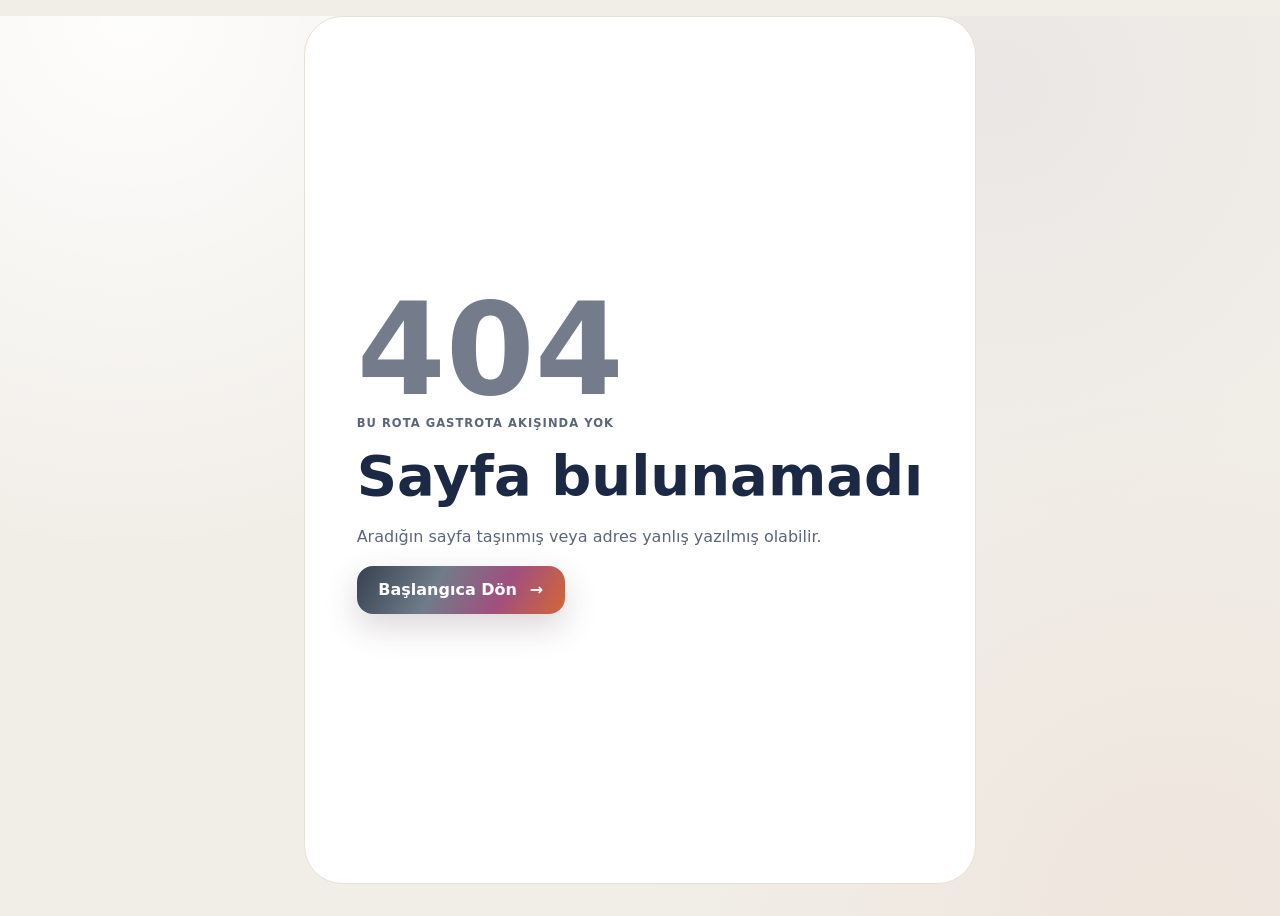
<file: egitim/firsata-hazirlik/tamamlandi/index.html>
<!doctype html>
<html lang="tr">
  <head>
    <meta charset="UTF-8" />
    <meta name="viewport" content="width=device-width, initial-scale=1" />
    <meta name="theme-color" content="#ffffff" />



<script type="module" crossorigin src="/assets/index-B5y324Gg.js"></script>
    <link rel="stylesheet" crossorigin href="/assets/index-e0pSv3fj.css">
      <title data-gastrota-managed="true">İnceleme Tamamlandı | Gastrota</title>
    <meta data-gastrota-managed="true" name="description" content="Gastrota Fırsata Hazırlık yolculuğunun temiz bitiş ekranı." />
    <meta data-gastrota-managed="true" name="robots" content="noindex, nofollow" />
    <meta data-gastrota-managed="true" name="gastrota-indexing" content="disabled" />
    <meta data-gastrota-managed="true" name="gastrota-route-path" content="/egitim/firsata-hazirlik/tamamlandi" />
    <link data-gastrota-managed="true" rel="preload" href="/images/gastrota-logo-poster.webp" as="image" type="image/webp" />
  </head>
  <body>
    <div id="root"></div>
    <noscript>
      <main>
        <h1>Gastrota Hazırlık Görünümü</h1>
        <p>Bu öz değerlendirmeyi kullanmak için tarayıcınızda JavaScript'i etkinleştirmeniz gerekir.</p>
      </main>
    </noscript>
  </body>
</html>
</file>
<file: assets/index-e0pSv3fj.css>
._viewport_12s55_1{min-height:100vh;padding:clamp(.75rem,2.2vw,1.75rem)}._screen_12s55_6{--accent:var(--color-green-700);--accent-soft:var(--color-green-50);border-radius:var(--radius-large);background:linear-gradient(145deg, #fcfaf6fa, #ffffffe6), var(--color-surface);width:min(100%,76rem);min-height:calc(100vh - clamp(1.5rem,4.4vw,3.5rem));box-shadow:var(--shadow-shell);border:1px solid #fffc;margin:0 auto;padding:clamp(1.1rem,2.5vw,2.25rem) clamp(1rem,4vw,3.5rem);overflow:hidden}._screen_12s55_6[data-accent=blue]{--accent:var(--color-blue-700);--accent-soft:var(--color-blue-50)}._screen_12s55_6[data-accent=violet]{--accent:var(--color-violet-700);--accent-soft:var(--color-violet-50)}._screen_12s55_6[data-accent=orange]{--accent:var(--color-orange-700);--accent-soft:var(--color-orange-50)}._brandHeader_12s55_37{border-bottom:1px solid #d8d0c58c;justify-content:space-between;align-items:center;gap:2rem;min-height:3.25rem;display:flex}._brandHeaderCompact_12s55_46{justify-content:space-between}._brandHomeGroup_12s55_50{align-items:center;gap:.7rem;min-width:0;display:flex}._logoHomeHint_12s55_57{color:var(--color-navy-600);letter-spacing:.015em;pointer-events:none;white-space:nowrap;font-size:.64rem;font-weight:700}._logoLink_12s55_66{isolation:isolate;align-items:center;min-height:2.75rem;text-decoration:none;display:inline-flex;position:relative}._logoLink_12s55_66:after{z-index:1;aspect-ratio:984/128;clip-path:inset(0 25.1% 0 49.2%);content:"";mix-blend-mode:screen;pointer-events:none;background:linear-gradient(120deg,#4f5965 8%,#aeb5be 48%,#626c78 88%);width:100%;position:absolute;top:50%;left:0;transform:translateY(-50%)}._logoImage_12s55_90{mix-blend-mode:multiply;width:clamp(10.5rem,19vw,15rem);height:auto;display:block}._progress_12s55_97{grid-template-columns:repeat(3,.75rem);gap:1.15rem;margin:0;padding:0;list-style:none;display:grid;position:relative}._progress_12s55_97:before{z-index:0;background:var(--color-border-strong);content:"";height:1px;position:absolute;top:50%;left:.4rem;right:.4rem}._progress_12s55_97 li{z-index:1;border:2px solid var(--color-surface);background:#d8dce5;border-radius:50%;width:.75rem;height:.75rem;position:relative;box-shadow:0 0 0 1px #d8dce5}._progress_12s55_97 li._progressCurrent_12s55_129{background:var(--accent);box-shadow:0 0 0 1px var(--accent), 0 0 0 .35rem var(--accent-soft)}._stepKicker_12s55_134{color:var(--color-navy-800);letter-spacing:.1em;text-transform:uppercase;align-items:center;gap:.7rem;margin-top:clamp(1rem,2vw,1.5rem);font-size:.7rem;font-weight:700;display:flex}._stepNumber_12s55_146{background:var(--accent);width:2.05rem;height:2.05rem;box-shadow:0 .45rem 1.25rem color-mix(in srgb, var(--accent) 20%, transparent);color:#fff;border-radius:.8rem;place-items:center;font-size:.9rem;display:grid}._screen_12s55_6[data-step="1"] ._stepKicker_12s55_134{gap:.45rem}._screen_12s55_6[data-step="1"] ._stepNumber_12s55_146{width:1.15rem;height:auto;box-shadow:none;color:var(--color-green-700);background:0 0;border-radius:0;place-items:start;font-size:.8rem}._eyebrow_12s55_173{color:var(--accent);letter-spacing:.09em;text-transform:uppercase;margin:0 0 .65rem;font-size:.72rem;font-weight:700}[data-page-heading]:focus{outline:none}._primaryButton_12s55_186,._backButton_12s55_187{cursor:pointer;border-radius:1rem;justify-content:center;align-items:center;gap:.8rem;min-height:3rem;font-weight:700;text-decoration:none;transition:transform .16s,box-shadow .16s;display:inline-flex}._primaryButton_12s55_186{color:#fff;background:linear-gradient(118deg,#35424f 0%,#707c89 38%,#a14f7f 69%,#d36735 100%);min-width:min(12rem,100%);max-width:100%;padding:.8rem 1.35rem;box-shadow:0 .8rem 2rem #59445238}._primaryButton_12s55_186:hover:not(:disabled){transform:translateY(-2px);box-shadow:0 1rem 2.4rem #54415438}._primaryButton_12s55_186:disabled{cursor:not-allowed;background:var(--color-disabled);box-shadow:none;color:var(--color-disabled-ink)}._backButton_12s55_187{color:var(--color-navy-700);background:0 0;padding:.7rem .25rem}._backButton_12s55_187:hover{color:var(--accent)}._screen_12s55_6[data-step="5"]{background:radial-gradient(circle at 95% 5%,#8060ab12,#0000 26rem),linear-gradient(145deg,#fffdf9fc,#f9f6f0f5)}._trainingPathSection_12s55_237{gap:clamp(1.2rem,2.5vw,2rem);margin:clamp(2.5rem,5vw,4rem) 0;padding:0 clamp(.35rem,2vw,1.5rem);display:grid}._decisionFit_12s55_244 h2,._decisionTrust_12s55_245 h2{color:var(--color-navy-950);letter-spacing:-.045em;margin:0;font-size:clamp(1.75rem,3.2vw,2.85rem);font-weight:540;line-height:1.04}._decisionTrust_12s55_245>p:not(._eyebrow_12s55_173){color:var(--color-navy-700);margin:1rem 0 0;font-size:.8rem;line-height:1.62}._pathIntro_12s55_261{border-top:1px solid #07143817;grid-column:1/-1;grid-template-columns:minmax(0,.9fr) minmax(20rem,1.1fr);align-items:end;gap:.8rem 2rem;margin-top:.4rem;padding-top:clamp(1.5rem,3vw,2.4rem);display:grid}._pathIntro_12s55_261 ._eyebrow_12s55_173{color:var(--color-violet-700);grid-column:1/-1}._pathIntro_12s55_261 h2{color:var(--color-navy-950);letter-spacing:-.04em;margin:0;font-size:clamp(1.65rem,3vw,2.6rem);font-weight:540;line-height:1.05}._pathIntro_12s55_261>p:last-child{color:var(--color-navy-700);margin:0;font-size:.78rem;line-height:1.6}._preparationPath_12s55_293{background:linear-gradient(135deg,#fffffffa,#faf8f4f5) padding-box padding-box,linear-gradient(118deg,#6f7a86 0%,#eceff1 30%,#b15f89 68%,#d17a4b 100%) border-box;border:1px solid #0000;border-radius:1.55rem;grid-column:1/-1;grid-template-columns:repeat(4,minmax(0,1fr));margin:0;padding:0;list-style:none;display:grid;overflow:hidden;box-shadow:0 1.2rem 3rem #3a414e14}._preparationPath_12s55_293 li{--path-color:var(--color-violet-700);background:radial-gradient(circle at 0 0, color-mix(in srgb, var(--path-color) 7%, transparent), transparent 8rem);border-right:1px solid #07143814;grid-template-columns:3.35rem minmax(0,1fr);align-items:center;gap:.85rem;min-height:0;padding:1.05rem clamp(.85rem,1.7vw,1.2rem);display:grid}._preparationPath_12s55_293 li[data-training-group=evidence]{--path-color:var(--color-orange-700)}._preparationPath_12s55_293 li[data-training-group=communication]{--path-color:var(--color-magenta-700)}._preparationPath_12s55_293 li[data-training-group=decision]{--path-color:var(--color-green-700);border-right:0}._preparationPath_12s55_293 li>span{color:var(--path-color);justify-items:center;gap:.4rem;display:grid}._preparationPath_12s55_293 li>div{min-width:0}._preparationPathIcon_12s55_345{border:1px solid color-mix(in srgb, var(--path-color) 24%, white);background:color-mix(in srgb, var(--path-color) 9%, white);width:2.7rem;height:2.7rem;box-shadow:0 .55rem 1.25rem color-mix(in srgb, var(--path-color) 10%, transparent);border-radius:50%;padding:.62rem}._preparationPath_12s55_293 li>span b{white-space:nowrap;font-size:.55rem;font-weight:850}._preparationPath_12s55_293 small{color:var(--path-color);letter-spacing:.035em;text-transform:uppercase;margin-bottom:.45rem;font-size:.58rem;font-weight:800;display:block}._preparationPath_12s55_293 strong,._fitPrinciples_12s55_372 strong{color:var(--color-navy-950);font-size:.86rem}._preparationPath_12s55_293 strong{overflow-wrap:anywhere;line-height:1.3;display:block}._preparationPath_12s55_293 p{color:var(--color-muted);margin:.45rem 0 0;font-size:.68rem;line-height:1.45}._trainingDecision_12s55_390{background:linear-gradient(125deg,#f2f7f5eb,#fffdf9f5);border:1px solid #07143814;border-radius:1.8rem;grid-template-columns:minmax(0,1.08fr) minmax(20rem,.92fr);margin:clamp(1.5rem,3.5vw,2.5rem) -.35rem 1.3rem;display:grid;overflow:hidden;box-shadow:0 1.1rem 3rem #0714380d}._decisionFit_12s55_244,._decisionTrust_12s55_245{align-content:start;padding:clamp(1.5rem,3.6vw,2.7rem);display:grid;position:relative;overflow:hidden}._decisionFit_12s55_244>*,._decisionTrust_12s55_245>*{z-index:1;position:relative}._decisionFit_12s55_244{background:radial-gradient(circle at 0 100%,#197a4b21,#0000 18rem),linear-gradient(145deg,#fafdfbfa,#eff7f3eb);border-right:1px solid #07143814}._decisionFit_12s55_244:after,._decisionTrust_12s55_245:after{content:"";border:1px solid #197a4b1a;border-radius:50%;width:12rem;height:12rem;position:absolute;bottom:-5rem;right:-5rem}._fitLead_12s55_435{max-width:42rem;color:var(--color-navy-700);margin:1rem 0 0;font-size:.76rem;line-height:1.64}._fitPrinciples_12s55_372{border-top:1px solid #0714381a;grid-template-columns:repeat(3,minmax(0,1fr));margin:1.45rem 0 0;padding:0;list-style:none;display:grid}._fitPrinciples_12s55_372 li{border-right:1px solid #07143814;grid-template-columns:auto minmax(0,1fr);align-items:start;gap:.65rem;min-width:0;padding:1rem clamp(.6rem,1.3vw,1rem);display:grid}._fitPrinciples_12s55_372 li:first-child{padding-left:0}._fitPrinciples_12s55_372 li:last-child{border-right:0;padding-right:0}._fitPrinciples_12s55_372 li>span{color:var(--color-green-700);letter-spacing:.06em;font-size:.58rem;font-weight:850}._fitPrinciples_12s55_372 strong{line-height:1.25;display:block}._fitPrinciples_12s55_372 p{color:var(--color-muted);margin:.3rem 0 0;font-size:.66rem;line-height:1.45}._decisionTrust_12s55_245>p:not(._eyebrow_12s55_173){margin-top:.85rem}._decisionTrust_12s55_245{background:radial-gradient(circle at 100% 0,#8060ab6b,#0000 18rem),linear-gradient(145deg,#071438,#122452)}._decisionTrust_12s55_245:after{border-color:#ffffff14}._decisionTrust_12s55_245 ._eyebrow_12s55_173{color:#a9d9c3}._decisionTrust_12s55_245 h2{color:#fff}._decisionTrust_12s55_245>p:not(._eyebrow_12s55_173){color:#edf3ffc2;font-size:.78rem;line-height:1.62}._legalDisclosure_12s55_518{color:#edf3ffa6;background:#ffffff0f;border:1px solid #ffffff1a;border-radius:.9rem;margin-top:1.35rem;padding:1rem;font-size:.66rem}._legalDisclosureTitle_12s55_528{color:#fff;font-weight:750;display:block}._legalDisclosure_12s55_518 p{margin:.55rem 0 0;line-height:1.5}._trainingReturnLink_12s55_539{color:var(--color-navy-700);gap:.5rem;margin-top:.7rem;font-size:.78rem;text-decoration:none;display:inline-flex}._notFound_12s55_548,._errorFallback_12s55_549{border:1px solid var(--color-border);border-radius:var(--radius-large);background:#fff;place-content:center;justify-items:start;width:min(100% - 2rem,42rem);min-height:calc(100vh - 2rem);margin:1rem auto;padding:2rem;display:grid}._notFoundCode_12s55_562{color:var(--color-muted);font-size:clamp(4rem,12vw,8rem);font-weight:700;line-height:1}._notFound_12s55_548 h1,._errorFallback_12s55_549 h1{margin:0;font-size:clamp(2rem,5vw,3.5rem)}._notFound_12s55_548>p,._errorFallback_12s55_549>p{max-width:34rem;color:var(--color-navy-700);line-height:1.6}._notFound_12s55_548 ._eyebrow_12s55_173{color:var(--color-navy-700)}._diagnosticIdentity_12s55_586{color:var(--color-navy-700);gap:.3rem;margin:0 0 1.5rem;font-size:.75rem;display:grid}._srOnly_12s55_594{clip:rect(0, 0, 0, 0);white-space:nowrap;border:0;width:1px;height:1px;padding:0;position:absolute;overflow:hidden}@supports not (background:color-mix(in srgb, white, black)){._stepNumber_12s55_146{box-shadow:none}}@media (max-width:68rem){._screen_12s55_6{min-height:calc(100vh - 1.5rem)}}@media (max-width:50rem){._viewport_12s55_1{padding:0}._screen_12s55_6{min-height:100vh;box-shadow:none;border:0;border-radius:0;padding:1rem}._brandHeader_12s55_37{min-height:3rem}._brandHeader_12s55_37:not(._brandHeaderCompact_12s55_46){flex-wrap:wrap;gap:.45rem 1rem;padding-bottom:.45rem}._brandHomeGroup_12s55_50{gap:.45rem}._logoHomeHint_12s55_57{font-size:.58rem}._logoImage_12s55_90{width:10.25rem}._progress_12s55_97{grid-template-columns:repeat(3,.6rem);gap:.8rem}._progress_12s55_97 li{width:.6rem;height:.6rem}._stepKicker_12s55_134{margin-top:.9rem}._trainingDecision_12s55_390{grid-template-columns:1fr}._trainingPathSection_12s55_237{gap:1.35rem;margin:2.5rem 0;padding-inline:.2rem}._pathIntro_12s55_261{grid-template-columns:1fr;gap:.7rem}._preparationPath_12s55_293{grid-template-columns:repeat(2,minmax(0,1fr))}._preparationPath_12s55_293 li{border-bottom:1px solid #07143814;min-height:0;padding:1rem}._preparationPath_12s55_293 li:nth-child(2){border-right:0}._preparationPath_12s55_293 li:nth-child(n+3){border-bottom:0}._trainingDecision_12s55_390{border-radius:1.35rem;margin-inline:0}._decisionFit_12s55_244{border-bottom:1px solid #07143814;border-right:0}._decisionFit_12s55_244,._decisionTrust_12s55_245{padding:1.35rem}}@media (max-width:30rem){._screen_12s55_6{padding:.85rem}._stepKicker_12s55_134{font-size:.64rem}._primaryButton_12s55_186{min-width:min(10.5rem,100%)}}@media (max-width:30rem),(max-height:30rem) and (pointer:coarse){._pathIntro_12s55_261 h2,._decisionFit_12s55_244 h2,._decisionTrust_12s55_245 h2{font-size:clamp(1.55rem,7.5vw,2.15rem)}._preparationPath_12s55_293{border-radius:1.25rem;grid-template-columns:1fr}._preparationPath_12s55_293 li{border-bottom:1px solid #07143814;border-right:0;grid-template-columns:3rem minmax(0,1fr);min-height:0;padding:.9rem}._preparationPath_12s55_293 li:nth-child(n){border-bottom:1px solid #07143814}._preparationPath_12s55_293 li:last-child{border-bottom:0}._preparationPathIcon_12s55_345{width:2.55rem;height:2.55rem;padding:.58rem}._fitPrinciples_12s55_372{grid-template-columns:1fr}._fitPrinciples_12s55_372 li,._fitPrinciples_12s55_372 li:first-child,._fitPrinciples_12s55_372 li:last-child{border-bottom:1px solid #07143814;border-right:0;padding:.8rem 0}._fitPrinciples_12s55_372 li:last-child{border-bottom:0}}@media (prefers-reduced-motion:reduce){._primaryButton_12s55_186{transition:none}}@media (forced-colors:active){._progress_12s55_97 li,._stepNumber_12s55_146,._preparationPath_12s55_293 li,._preparationPathIcon_12s55_345{forced-color-adjust:auto}._primaryButton_12s55_186{border:1px solid buttontext}}._readinessAssessment_12s55_799{width:min(100%,61rem);margin:clamp(1.1rem,3vw,2.4rem) auto 0}._readinessAssessmentVisual_12s55_804{isolation:isolate;position:relative}._readinessAssessmentVisual_12s55_804:before{z-index:-1;content:"";background:linear-gradient(90deg,#fffdfae8 0%,#fffdfaba 48%,#ffffff3d 100%),url(/images/welcome-poster-hero-v2.webp) 50%/contain no-repeat;border:1px solid #2f44541a;border-radius:1.5rem;position:absolute;inset:-.8rem;box-shadow:0 1.1rem 3rem #313b460f}._readinessQuestionHeader_12s55_822{margin-top:clamp(1.5rem,3vw,2.4rem)}._readinessQuestionIntro_12s55_826{-webkit-backdrop-filter:blur(.35rem);backdrop-filter:blur(.35rem);background:radial-gradient(circle at 8% 0,#c5d7d052,#0000 46%),linear-gradient(132deg,#f7faf9f5 0%,#fffdf9e8 100%);border:1px solid #265b4e47;border-radius:1rem;padding:clamp(.8rem,1.8vw,1.15rem);box-shadow:0 .75rem 1.9rem #28443d12,inset 0 1px #ffffffb8}._readinessQuestionHeader_12s55_822 ._eyebrow_12s55_173{margin-bottom:.65rem}._readinessQuestionHeader_12s55_822 h1,._readinessResultHero_12s55_842 h1{color:var(--color-navy-950);letter-spacing:-.04em;text-wrap:balance;margin:0;font-size:clamp(1.8rem,3.4vw,3rem);font-weight:560;line-height:1.06}._readinessQuestionContext_12s55_852{max-width:48rem;color:var(--color-navy-600);margin:.8rem 0 0;font-size:clamp(.84rem,1.3vw,.96rem);line-height:1.6}._readinessResultHero_12s55_842>p{color:var(--color-navy-700);margin:0;font-size:1rem;line-height:1.65}._readinessProgress_12s55_867{color:var(--color-navy-700);letter-spacing:.06em;text-transform:uppercase;border-bottom:1px solid #3a485b29;grid-template-columns:auto minmax(7rem,1fr) auto;align-items:center;gap:.8rem;padding:0 0 .9rem;font-size:.72rem;font-weight:700;display:grid}._readinessProgress_12s55_867>div{background:#2233471a;border-radius:99px;height:.2rem;overflow:hidden}._readinessProgress_12s55_867 i{border-radius:inherit;background:linear-gradient(90deg, var(--color-green-700), #487999, #b3538a, #ee6c32);width:25%;height:100%;transition:width .18s;display:block}._readinessProgress_12s55_867[data-progress="2"] i{width:50%}._readinessProgress_12s55_867[data-progress="3"] i{width:75%}._readinessProgress_12s55_867[data-progress="4"] i{width:100%}._readinessQuestion_12s55_822{border:0;min-width:0;margin:0;padding:0}._readinessChoices_12s55_908{grid-template-columns:repeat(2,minmax(0,1fr));gap:.7rem;margin-top:1.25rem;display:grid}._readinessChoice_12s55_908{cursor:pointer;background:linear-gradient(140deg,#ffffffdb,#f8f6f2ad);border:1px solid #36465a2b;border-radius:1rem;grid-template-columns:1.8rem minmax(0,1fr);align-items:center;gap:.85rem;min-height:5.5rem;padding:.9rem 1rem;transition:border-color .16s,box-shadow .16s,transform .16s;display:grid;position:relative;box-shadow:0 .55rem 1.5rem #232d380a}._readinessChoice_12s55_908:hover{border-color:color-mix(in srgb, var(--accent) 48%, transparent);transform:translateY(-1px)}._readinessChoice_12s55_908:has(input:checked){border-color:var(--accent);background:linear-gradient(135deg, color-mix(in srgb, var(--accent-soft) 80%, white), white 62%);box-shadow:0 0 0 2px color-mix(in srgb, var(--accent) 13%, transparent), 0 .7rem 1.8rem #232d3812}._readinessChoice_12s55_908 input{opacity:0;position:absolute}._readinessChoice_12s55_908>span{color:#0000;background:#ffffffd1;border:1px solid #253a4d29;border-radius:50%;place-items:center;width:1.8rem;height:1.8rem;display:grid}._readinessChoice_12s55_908>span:after{content:"✓";opacity:0;font-size:.72rem;font-weight:850}._readinessChoice_12s55_908:has(input:checked)>span{border-color:var(--accent);background:var(--accent);color:#fff}._readinessChoice_12s55_908:has(input:checked)>span:after{opacity:1}._readinessChoice_12s55_908 strong{color:var(--color-navy-900);font-size:clamp(.85rem,1.2vw,.95rem);font-weight:600;line-height:1.48}._readinessChoice_12s55_908 input:focus-visible+span{outline:3px solid color-mix(in srgb, var(--accent) 35%, white);outline-offset:3px}._readinessActions_12s55_987{grid-template-columns:1fr auto 1fr;align-items:center;gap:1rem;margin-top:1.15rem;display:grid}._readinessActions_12s55_987 ._primaryButton_12s55_186{justify-self:end}._readinessActions_12s55_987>span{color:var(--color-navy-600);font-size:.72rem;font-weight:700}._readinessReset_12s55_1005{color:var(--color-navy-600);font:inherit;text-underline-offset:.18rem;background:0 0;border:0;margin:.9rem auto 0;padding:.3rem;font-size:.72rem;text-decoration:underline;display:block}._readinessStartFooter_12s55_1018{justify-content:center;align-items:center;gap:.55rem;margin-top:.65rem;display:flex}._readinessStartFooter_12s55_1018 p,._readinessStartFooter_12s55_1018 a{min-height:2.3rem;color:var(--color-navy-700);background:#ffffffad;border:1px solid #2a435321;border-radius:.75rem;margin:0;font-size:.65rem;font-weight:700;line-height:1.25}._readinessStartFooter_12s55_1018 p{align-items:center;gap:.35rem;padding:.45rem .7rem;display:flex}._readinessStartFooter_12s55_1018 p span{color:var(--color-green-700);font-weight:900}._readinessStartFooter_12s55_1018 p i{color:var(--color-orange-700);font-style:normal}._readinessStartFooter_12s55_1018 a{align-items:center;gap:.35rem;padding:.45rem .7rem;text-decoration:none;display:inline-flex}._readinessStartFooter_12s55_1018 a:hover{color:var(--color-violet-700);border-color:#b34f8357}._readinessAssurance_12s55_1059{color:var(--color-navy-700);-webkit-backdrop-filter:blur(.35rem);backdrop-filter:blur(.35rem);background:linear-gradient(115deg,#f6f9f8f2,#fffcf8d6);border:1px solid #2a435324;border-left:3px solid #197a4b94;border-radius:.8rem;grid-template-columns:1.35rem minmax(0,1fr);align-items:start;gap:.55rem;margin-top:.45rem;padding:.58rem .7rem;display:grid;box-shadow:0 .4rem 1.1rem #2a39420a}._screen_12s55_6:not([data-step="1"])>._readinessAssurance_12s55_1059{margin-top:clamp(1rem,2.4vw,1.5rem)}._readinessAssurance_12s55_1059>span{background:var(--color-green-700);color:#fff;border-radius:50%;place-items:center;width:1.35rem;height:1.35rem;font-size:.7rem;font-weight:900;display:grid}._readinessAssurance_12s55_1059 strong{color:var(--color-navy-900);font-size:.72rem;line-height:1.45}._readinessAssurance_12s55_1059 p{margin:.16rem 0 0;font-size:.72rem;line-height:1.45}._readinessAssurance_12s55_1059 ._readinessAssuranceConnection_12s55_1103{color:var(--color-green-700);margin-top:.25rem;font-size:.67rem;font-weight:760}._readinessResultHero_12s55_842{max-width:46rem;margin:clamp(1.5rem,3vw,2.5rem) 0 clamp(1.2rem,2.6vw,1.9rem)}._readinessResultHero_12s55_842 h1{max-width:22ch;font-size:clamp(2rem,3.7vw,3.25rem)}._readinessResultHero_12s55_842>div>p:not(._eyebrow_12s55_173){color:var(--color-navy-600);margin:.7rem 0 0;font-size:.9rem;line-height:1.6}._screen_12s55_6[data-step="2"] ._stepKicker_12s55_134{display:none}._readinessAreaGrid_12s55_1130{grid-template-columns:repeat(2,minmax(0,1fr));gap:1rem;display:grid}._readinessAreas_12s55_1136{margin-top:clamp(1.2rem,2.8vw,2rem)}._readinessAreaGrid_12s55_1130 article{--area-accent:#6c55ad;border:1px solid color-mix(in srgb, var(--area-accent) 22%, transparent);background:radial-gradient(circle at 100% 0%, color-mix(in srgb, var(--area-accent) 9%, transparent), transparent 13rem), #ffffffc2;border-radius:1.25rem;min-width:0;padding:clamp(1.2rem,2.4vw,1.8rem);box-shadow:0 .9rem 2.2rem #232b390d}._readinessAreaGrid_12s55_1130 article:nth-child(2){--area-accent:#ce7540}._readinessAreaGrid_12s55_1130 article:nth-child(3){--area-accent:#b34f83}._readinessAreaGrid_12s55_1130 article:nth-child(4){--area-accent:#16875c}._readinessAreaGrid_12s55_1130 article>header{justify-content:space-between;align-items:center;gap:.8rem;display:flex}._readinessAreaGrid_12s55_1130 article>header>div{align-items:center;gap:.55rem;display:flex}._readinessAreaGrid_12s55_1130 article>header span{color:var(--area-accent);letter-spacing:.08em;font-size:.68rem;font-weight:900}._readinessAreaGrid_12s55_1130 article>header strong{color:var(--color-navy-950);font-size:.82rem;line-height:1.35}._readinessAreaGrid_12s55_1130 article>header b{background:color-mix(in srgb, var(--area-accent) 9%, white);color:color-mix(in srgb, var(--area-accent) 52%, var(--color-navy-950));white-space:nowrap;border-radius:99px;padding:.38rem .55rem;font-size:.66rem}._readinessAreaLevel_12s55_1189{background:#1d304414;border-radius:99px;height:.34rem;margin:1rem 0 1.1rem;overflow:hidden}._readinessAreaLevel_12s55_1189 i{border-radius:inherit;background:linear-gradient(90deg, var(--area-accent), color-mix(in srgb, var(--area-accent) 52%, #f09a4f));width:25%;height:100%;display:block}._readinessAreaLevel_12s55_1189[data-rating="2"] i{width:50%}._readinessAreaLevel_12s55_1189[data-rating="3"] i{width:75%}._readinessAreaLevel_12s55_1189[data-rating="4"] i{width:100%}._readinessAreaGrid_12s55_1130 h3{max-width:25ch;color:var(--color-navy-950);letter-spacing:-.025em;margin:0;font-size:clamp(1.25rem,2vw,1.65rem);font-weight:640;line-height:1.15}._readinessAreaGrid_12s55_1130 article>p{color:var(--color-navy-700);margin:.8rem 0 0;font-size:.84rem;line-height:1.65}._readinessPriorityCard_12s55_1226{background:linear-gradient(130deg,#fff9f4f5,#fafcfbe6);border:1px solid #ce75403d;border-left:4px solid #ce7540;border-radius:1rem;margin-top:clamp(.85rem,1.8vw,1.15rem);padding:clamp(.85rem,1.8vw,1.2rem)}._readinessPriorityCard_12s55_1226 ._eyebrow_12s55_173{margin-bottom:.4rem}._readinessPriorityCard_12s55_1226 h2{color:var(--color-navy-950);letter-spacing:-.025em;margin:0;font-size:clamp(1.2rem,2vw,1.55rem);font-weight:640;line-height:1.18}._readinessPriorityCard_12s55_1226>p:not(._eyebrow_12s55_173){max-width:52rem;color:var(--color-navy-700);margin:.55rem 0 0;font-size:.82rem;line-height:1.58}._readinessPriorityCard_12s55_1226 small{color:var(--color-navy-600);margin-top:.7rem;font-size:.68rem;line-height:1.45;display:block}._readinessCardDownload_12s55_1240{background:radial-gradient(circle at 90% 0,#b34f8317,#0000 13rem),linear-gradient(135deg,#eef9f4f5,#fffcf8f0);border:1px solid #17855938;border-radius:1.3rem;grid-template-columns:minmax(0,1fr) auto;align-items:center;gap:clamp(1rem,2.5vw,1.8rem);margin-top:clamp(1.2rem,2.6vw,1.8rem);padding:clamp(.9rem,1.8vw,1.25rem);display:grid;box-shadow:0 .9rem 2.2rem #2140320f}._readinessCardDownload_12s55_1240 ._eyebrow_12s55_173{margin-bottom:.38rem}._readinessCardDownload_12s55_1240 h2{color:var(--color-navy-950);letter-spacing:-.025em;margin:0;font-size:clamp(1.15rem,1.9vw,1.5rem);font-weight:640;line-height:1.12}._readinessCardDownload_12s55_1240 div>p:not(._eyebrow_12s55_173){max-width:45rem;color:var(--color-navy-700);margin:.55rem 0 0;font-size:.82rem;line-height:1.58}._readinessCardDownload_12s55_1240 small{color:var(--color-green-800);margin-top:.55rem;font-size:.7rem;font-weight:700;line-height:1.45;display:block}._readinessCardAction_12s55_1260{text-align:center;grid-template-columns:repeat(2,minmax(0,1fr));gap:.5rem;width:min(22rem,100%);display:grid}._readinessCardAction_12s55_1260>p{min-height:1.4em;color:var(--color-navy-600);grid-column:1/-1;margin:0;font-size:.65rem;line-height:1.4}._readinessProgramButton_12s55_1270{color:#fff;min-height:2.8rem;font:inherit;cursor:pointer;background:linear-gradient(118deg,#183d50 0%,#526778 38%,#a44e7f 72%,#df6b32 100%);border:1px solid #ffffff47;border-radius:.9rem;font-size:.78rem;font-weight:750;box-shadow:0 .55rem 1.35rem #4d374829}._readinessProgramButton_12s55_1270:hover{transform:translateY(-1px);box-shadow:0 .75rem 1.6rem #4d374833}._readinessDownloadButton_12s55_1285{min-height:2.8rem;color:var(--color-navy-900);font:inherit;cursor:pointer;background:linear-gradient(135deg,#fafbfcfa,#e1e6eaf5) padding-box padding-box,linear-gradient(118deg,#76818b,#f4f6f7 45%,#9b737f 76%,#c77751) border-box;border:1px solid #0000;border-radius:.9rem;font-size:.76rem;font-weight:750;box-shadow:0 .45rem 1rem #303c461a,inset 0 1px #fff}._readinessDownloadButton_12s55_1285:disabled{cursor:wait;opacity:.72}._readinessDownloadButton_12s55_1285:hover:not(:disabled){border-color:#58697661;transform:translateY(-1px)}._readinessReviewLink_12s55_1303{color:var(--color-navy-600);font:inherit;cursor:pointer;text-underline-offset:.18rem;background:0 0;border:0;grid-column:1/-1;justify-self:center;padding:.3rem;font-size:.68rem;font-weight:700;text-decoration:underline}@media (max-width:50rem){._readinessChoices_12s55_908{grid-template-columns:1fr}._readinessChoice_12s55_908{min-height:4.4rem}._readinessCardDownload_12s55_1240{grid-template-columns:1fr}._readinessCardAction_12s55_1260{width:100%}}@media (max-width:34rem){._screen_12s55_6[data-step="1"]{padding:.5rem}._screen_12s55_6[data-step="1"] ._brandHeader_12s55_37{min-height:2.55rem}._brandHeaderCompact_12s55_46{gap:.45rem}._readinessAssessment_12s55_799{margin-top:.3rem}._readinessAssessmentVisual_12s55_804:before{background-position:50%;border-radius:1rem;inset:-.38rem}._readinessProgress_12s55_867{grid-template-columns:auto 1fr auto;padding-bottom:.48rem}._readinessQuestionHeader_12s55_822{margin-top:.35rem}._readinessQuestionIntro_12s55_826{padding:.45rem .58rem}._readinessQuestionHeader_12s55_822 ._eyebrow_12s55_173{margin-bottom:.38rem;font-size:.6rem}._readinessQuestionHeader_12s55_822 h1{max-width:23ch;font-size:1.35rem;line-height:1.06}._readinessChoices_12s55_908{gap:.34rem;margin-top:.45rem}._readinessChoice_12s55_908{border-radius:.72rem;grid-template-columns:1.35rem 1fr;gap:.45rem;min-height:2.9rem;padding:.38rem .55rem}._readinessChoice_12s55_908>span{width:1.35rem;height:1.35rem}._readinessChoice_12s55_908 strong{font-size:.75rem;line-height:1.3}._readinessActions_12s55_987{grid-template-columns:auto 1fr;margin-top:.5rem}._readinessActions_12s55_987>span{display:none}._readinessActions_12s55_987 ._primaryButton_12s55_186{min-height:2.75rem;padding:.55rem .9rem}._readinessReset_12s55_1005{margin-top:.5rem}._readinessStartFooter_12s55_1018{grid-template-columns:1fr;gap:.26rem;margin-top:.32rem;display:grid}._readinessStartFooter_12s55_1018 p,._readinessStartFooter_12s55_1018 a{text-align:center;justify-content:center;min-height:1.8rem;padding-block:.24rem;font-size:.58rem}._readinessAssurance_12s55_1059{gap:.42rem;margin-top:.25rem;padding:.45rem .5rem}._readinessAssurance_12s55_1059 strong,._readinessAssurance_12s55_1059 p{font-size:.66rem;line-height:1.34}._readinessAssurance_12s55_1059 ._readinessAssuranceConnection_12s55_1103{margin-top:.18rem;font-size:.63rem}._readinessResultHero_12s55_842{margin-block:1.15rem 1rem}._readinessResultHero_12s55_842 h1{font-size:1.8rem}._readinessQuestionContext_12s55_852{margin-top:.34rem;font-size:.66rem;line-height:1.34}._readinessAreaGrid_12s55_1130{grid-template-columns:1fr;gap:.7rem}._readinessAreaGrid_12s55_1130 article{padding:1rem}._readinessAreaGrid_12s55_1130 article>header{display:block}._readinessAreaGrid_12s55_1130 article>header>div{align-items:flex-start}._readinessAreaGrid_12s55_1130 article>header b{white-space:normal;text-align:left;margin:.5rem 0 0 1.25rem;display:inline-block}._readinessAreaGrid_12s55_1130 h3{font-size:1.25rem}._readinessAreaGrid_12s55_1130 article>p{font-size:.82rem;line-height:1.62}._readinessPriorityCard_12s55_1226{padding:.9rem}._readinessCardDownload_12s55_1240{grid-template-columns:1fr;gap:.8rem}._readinessCardDownload_12s55_1240 h2{font-size:1.35rem}._readinessCardDownload_12s55_1240 div>p:not(._eyebrow_12s55_173){font-size:.79rem}._readinessCardAction_12s55_1260{grid-column:auto;grid-template-columns:1fr}._readinessCardAction_12s55_1260>p,._readinessReviewLink_12s55_1303{grid-column:1}}._viewport_onapk_1{background:radial-gradient(circle at 50% 48%,#19875d0a,#0000 24rem),#fff;grid-template-rows:auto 1fr auto;width:min(100%,74rem);min-height:100vh;margin:0 auto;padding:clamp(1.25rem,3vw,2rem) clamp(1rem,4vw,3rem);display:grid}._brand_onapk_13{opacity:.88;justify-content:center;padding-block:.25rem;display:flex}._completion_onapk_20{text-align:center;flex-direction:column;place-self:center;align-items:center;width:min(100%,43rem);padding-block:clamp(3rem,10vh,7rem);display:flex}._completionMark_onapk_31{color:#177a55;background:#19875d0d;border:1px solid #19875d3d;border-radius:50%;place-items:center;width:3.4rem;height:3.4rem;margin-bottom:1.6rem;display:grid}._completionMark_onapk_31 svg{fill:none;stroke:currentColor;stroke-linecap:round;stroke-linejoin:round;stroke-width:1.8px;width:1.65rem}._eyebrow_onapk_52{color:#177a55;letter-spacing:.13em;text-transform:uppercase;margin:0 0 .75rem;font-size:.68rem;font-weight:800}._completion_onapk_20 h1{color:#16223b;letter-spacing:-.05em;text-wrap:balance;max-width:15ch;margin:0;font-size:clamp(2.35rem,6vw,5rem);font-weight:540;line-height:.98}._lead_onapk_72{color:#647086;text-wrap:balance;max-width:36rem;margin:1.5rem 0 0;font-size:clamp(.95rem,1.5vw,1.08rem);line-height:1.7}._soon_onapk_81{color:#23314a;letter-spacing:.14em;text-transform:uppercase;border-top:1px solid #14213d1a;margin:2rem 0 0;padding-top:1rem;font-size:.72rem;font-weight:800}._localLink_onapk_92{color:#657086;text-underline-offset:.2rem;margin-top:1.25rem;font-size:.7rem;font-weight:700}._closing_onapk_100{color:#87909f;letter-spacing:.12em;text-align:center;text-transform:uppercase;margin:0;padding-top:1rem;font-size:.62rem;font-weight:750}@media (max-width:36rem){._viewport_onapk_1{padding-block:1rem}._completion_onapk_20{padding-block:3rem}._completion_onapk_20 h1{font-size:clamp(2.2rem,12vw,3.7rem)}}._viewport_1gkub_1{min-height:100vh;padding:clamp(.7rem,2vw,1.5rem)}._shell_1gkub_6{--product-accent:#19875d;background:radial-gradient(circle at 100% 0,#c4548b0f,#0000 27rem),radial-gradient(circle at 0 100%,#19875d12,#0000 30rem),linear-gradient(145deg,#fdfcf9fa,#f8f9faf5);border:1px solid #ffffffdb;border-radius:2rem;width:min(100%,76rem);min-height:calc(100vh - clamp(1.4rem,4vw,3rem));margin:0 auto;padding:clamp(1rem,2.4vw,2rem) clamp(1rem,4vw,3.25rem) clamp(2rem,5vw,4rem);overflow:hidden;box-shadow:0 1.5rem 4rem #2327301a}._header_1gkub_22{border-bottom:1px solid #14213d17;justify-content:space-between;align-items:center;gap:1.5rem;min-height:3.5rem;display:flex}._brandGroup_1gkub_31{align-items:center;gap:.9rem;min-width:0;display:flex}._productName_1gkub_38{color:#536078;letter-spacing:.06em;text-transform:uppercase;border-left:1px solid #14213d24;padding-left:.9rem;font-size:.68rem;font-weight:750}._nav_1gkub_48{align-items:center;gap:1rem;display:flex}._nav_1gkub_48 a{color:#46546c;font-size:.72rem;font-weight:700;text-decoration:none}._nav_1gkub_48 a:hover{color:#19875d}._stageLabel_1gkub_65{color:#24324a;letter-spacing:.1em;text-transform:uppercase;align-items:center;gap:.65rem;margin-top:1.2rem;font-size:.67rem;font-weight:800;display:flex}._stageLabel_1gkub_65>span:first-child{color:#fff;background:linear-gradient(135deg,#273442,#78838e 48%,#b94e86 76%,#dc6c31);border-radius:.75rem;place-items:center;width:2rem;height:2rem;font-size:.78rem;display:grid;box-shadow:0 .55rem 1.4rem #5248512e}._eyebrow_1gkub_89{color:var(--product-accent);letter-spacing:.1em;text-transform:uppercase;margin:0 0 .7rem;font-size:.7rem;font-weight:800}._title_1gkub_98,._sectionTitle_1gkub_99{color:#14213d;letter-spacing:-.035em;text-wrap:balance;margin:0;font-weight:560}._title_1gkub_98{font-size:clamp(2.4rem,5.2vw,4.8rem);line-height:.98}._sectionTitle_1gkub_99{font-size:clamp(1.65rem,3vw,2.75rem);line-height:1.05}._lead_1gkub_117{color:#52617a;max-width:43rem;margin:1rem 0 0;font-size:clamp(.98rem,1.5vw,1.12rem);line-height:1.65}._videoHero_1gkub_125{width:min(100%,64rem);margin:0 auto;padding:clamp(1.25rem,3vw,2.4rem) 0 clamp(2rem,5vw,4rem)}._videoHeading_1gkub_131{margin:0 0 1rem}._videoHeading_1gkub_131 ._eyebrow_1gkub_89{margin-bottom:.35rem}._videoHeading_1gkub_131>div{min-width:0}._videoTitle_1gkub_143{color:#111e39;letter-spacing:-.035em;max-width:none;margin:0;font-size:clamp(1.55rem,3vw,2.6rem);line-height:1.05}._videoLead_1gkub_152{color:#5b687d;max-width:43rem;margin:.7rem 0 0;font-size:clamp(.78rem,1.3vw,.92rem);line-height:1.55}._videoCard_1gkub_160{aspect-ratio:16/9;background:radial-gradient(circle at 82% 15%,#c6508c3d,#0000 13rem),linear-gradient(145deg,#0c193b,#18325d 65%,#25456a);border:1px solid #14213d1a;border-radius:1.75rem;position:relative;overflow:hidden;box-shadow:0 1.4rem 3.5rem #0d1e402e}._secondaryButton_1gkub_172,._textButton_1gkub_173,._qaChip_1gkub_174{cursor:pointer}._videoFrame_1gkub_178{border:0;width:100%;height:100%;display:block}._qaSection_1gkub_185,._offerSection_1gkub_186,._onboardingHero_1gkub_187,._dashboardHero_1gkub_188,._lessonHero_1gkub_189,._progressHero_1gkub_190{margin-top:clamp(2.5rem,6vw,5rem)}._qaSection_1gkub_185{background:linear-gradient(145deg,#f2f7f6eb,#fcf8f6eb);border-radius:1.6rem;grid-template-columns:minmax(15rem,.7fr) minmax(0,1.3fr);gap:clamp(1.5rem,4vw,4rem);padding:clamp(1.25rem,3vw,2.25rem);display:grid}._qaIntro_1gkub_203 p:last-child{color:#59677d;line-height:1.6}._qaForm_1gkub_208{gap:.75rem;display:grid}._qaInputRow_1gkub_213{grid-template-columns:minmax(0,1fr) auto;gap:.6rem;display:grid}._qaInputRow_1gkub_213 input{color:#14213d;background:#fff;border:1px solid #14213d29;border-radius:.9rem;min-width:0;min-height:3rem;padding:.75rem .9rem}._qaInputRow_1gkub_213 button,._primaryButton_1gkub_230{color:#fff;cursor:pointer;background:linear-gradient(120deg,#30404d,#71808c 35%,#b44f82 70%,#dc6c31);border-radius:.9rem;justify-content:center;align-items:center;gap:.65rem;min-height:3rem;padding:.75rem 1.2rem;font-weight:800;text-decoration:none;display:inline-flex;box-shadow:0 .9rem 2.2rem #4e434d33}._qaChips_1gkub_246{flex-wrap:wrap;gap:.45rem;display:flex}._qaChip_1gkub_174{color:#46546c;background:#ffffffb8;border:1px solid #14213d1f;border-radius:999px;padding:.45rem .65rem;font-size:.66rem;font-weight:700}._qaMore_1gkub_262{background:#ffffff8a;border:1px solid #14213d1a;border-radius:1rem;overflow:hidden}._qaMore_1gkub_262 summary{color:#273650;cursor:pointer;justify-content:space-between;align-items:center;gap:1rem;padding:.8rem .9rem;list-style:none;display:flex}._qaMore_1gkub_262 summary::-webkit-details-marker{display:none}._qaMore_1gkub_262 summary span{font-size:.74rem;font-weight:850}._qaMore_1gkub_262 summary strong{color:#176c4a;font-size:.68rem}._qaMore_1gkub_262 summary:after{color:#176c4a;content:"+";font-size:1.1rem;font-weight:700}._qaMore_1gkub_262[open] summary:after{content:"−"}._faqGroups_1gkub_305{border-top:1px solid #14213d14;gap:1rem;padding:.2rem .9rem 1rem;display:grid}._faqGroups_1gkub_305 section{padding-top:.8rem}._faqGroups_1gkub_305 h3{color:#647187;letter-spacing:.08em;text-transform:uppercase;margin:0 0 .55rem;font-size:.64rem}._answerCard_1gkub_324{color:#52617a;background:#fff;border-left:3px solid #19875d;border-radius:0 .9rem .9rem 0;padding:1rem;font-size:.78rem;line-height:1.6}._answerCard_1gkub_324 strong{color:#14213d;margin-bottom:.35rem;display:block}._answerCard_1gkub_324>small{color:#718096;margin-top:.65rem;font-size:.66rem;display:block}._textButton_1gkub_173{color:#176c4a;text-underline-offset:.2rem;background:0 0;padding:0;font-weight:800;text-decoration:underline}._offerSection_1gkub_186{background:radial-gradient(circle at 95% 10%,#cc603029,#0000 19rem),radial-gradient(circle at 0 100%,#1c8b5f17,#0000 21rem),linear-gradient(145deg,#fff,#f7f5f7);border:1px solid #14213d1a;border-radius:1.75rem;grid-template-columns:minmax(0,1.15fr) minmax(18rem,.72fr);align-items:stretch;gap:clamp(1.35rem,4vw,3.25rem);padding:clamp(1.5rem,4vw,3rem);display:grid}._offerStory_1gkub_370{align-self:center;padding-block:.35rem}._offerStory_1gkub_370>p:last-of-type{color:#56647a;max-width:42rem;font-size:clamp(.86rem,1.4vw,1rem);line-height:1.65}._offerPanel_1gkub_382{background:#ffffffdb;border:1px solid #14213d1f;border-radius:1.35rem;flex-direction:column;justify-content:center;min-width:0;padding:clamp(1.2rem,3vw,1.75rem);display:flex;box-shadow:0 1.2rem 3rem #2d2c3417}._offerPrice_1gkub_394{color:#14213d;margin:.75rem 0 0;font-size:clamp(1.4rem,3vw,2.25rem);line-height:1.05;display:block}._offerPrice_1gkub_394 small{color:#68758a;letter-spacing:.08em;text-transform:uppercase;font-size:.7rem;font-weight:700}._currencyNote_1gkub_410{color:#52617a;margin:.45rem 0 .85rem;font-size:.7rem;font-weight:650;line-height:1.45}._instagramSection_1gkub_418{color:#273650;background:radial-gradient(circle at 100% 0,#d3643d1f,#0000 16rem),linear-gradient(135deg,#faf7fbf5,#fffaf6f5);border:1px solid #b149892e;border-radius:1.65rem;grid-template-columns:minmax(0,.8fr) minmax(20rem,1.2fr);align-items:center;gap:clamp(1.25rem,4vw,3rem);margin-top:clamp(1.5rem,4vw,3rem);padding:clamp(1.35rem,3.5vw,2.5rem);display:grid}._instagramIntro_1gkub_433>p:last-child{color:#5b687c;max-width:34rem;margin-bottom:0;font-size:.82rem;line-height:1.6}._instagramProfile_1gkub_441{background:#fffc;border:1px solid #14213d1a;border-radius:1.2rem;grid-template-columns:auto minmax(0,1fr) auto;align-items:center;gap:1rem;min-width:0;padding:1rem;display:grid;box-shadow:0 .9rem 2.2rem #4e3a4b14}._instagramIcon_1gkub_454{color:#fff;background:linear-gradient(145deg,#7c4fc0,#bd4b8b 58%,#df7040);border-radius:1rem;place-items:center;width:3.2rem;height:3.2rem;display:grid;box-shadow:0 .55rem 1.25rem #9146762e}._instagramIcon_1gkub_454 svg{fill:none;stroke:currentColor;stroke-width:1.65px;width:1.25rem;height:1.25rem}._instagramIcon_1gkub_454 ._instagramDot_1gkub_473{fill:currentColor;stroke:none}._instagramIdentity_1gkub_478{min-width:0}._instagramIdentity_1gkub_478 small,._instagramIdentity_1gkub_478 strong,._instagramIdentity_1gkub_478 span{display:block}._instagramIdentity_1gkub_478 small{color:#8f3c72;letter-spacing:.09em;text-transform:uppercase;font-size:.62rem;font-weight:850}._instagramIdentity_1gkub_478 strong{color:#17233e;margin-top:.18rem;font-size:.9rem}._instagramIdentity_1gkub_478 span{color:#8f3c72;margin-top:.12rem;font-size:.72rem;font-weight:750}._instagramIdentity_1gkub_478 p{color:#657187;margin:.4rem 0 0;font-size:.64rem;line-height:1.4}._instagramAction_1gkub_516{color:#71305d;white-space:nowrap;background:linear-gradient(135deg,#7c4fc014,#df70401a);border:1px solid #b149893d;border-radius:.85rem;padding:.72rem .85rem;font-size:.68rem;font-weight:850;text-decoration:none;transition:border-color .16s,box-shadow .16s,transform .16s}._instagramAction_1gkub_516:hover{border-color:#b1498973;transform:translateY(-1px);box-shadow:0 .7rem 1.6rem #573e5017}._instagramAction_1gkub_516:focus-visible{outline-offset:3px;outline:3px solid #b1498940}._offerPrivacy_1gkub_540{color:#637086;margin:0 0 1rem;font-size:.68rem;line-height:1.45}._offerPanel_1gkub_382>._primaryButton_1gkub_230{width:100%}._previewAccess_1gkub_551{background:linear-gradient(145deg,#edf8f3f0,#fffcf8f0);border:1px solid #19875d38;border-radius:1rem;gap:.55rem;padding:1rem;display:grid}._paymentSummary_1gkub_560{border-block:1px solid #14213d17;gap:0;margin-bottom:.75rem;display:grid}._paymentSummary_1gkub_560>div{color:#68758a;justify-content:space-between;gap:1rem;padding:.65rem 0;font-size:.68rem;display:flex}._paymentSummary_1gkub_560>div+div{border-top:1px solid #14213d12}._paymentSummary_1gkub_560 strong{color:#26364f;text-align:right}._previewAccessHeader_1gkub_585{justify-content:space-between;align-items:center;gap:1rem;display:flex}._previewAccessHeader_1gkub_585>span{color:#176c4a;background:#19875d1a;border-radius:999px;padding:.24rem .48rem;font-size:.6rem;font-weight:850}._previewAccess_1gkub_551 strong{color:#176c4a;font-size:.82rem}._previewAccess_1gkub_551 p{color:#5c697d;margin:0;font-size:.7rem;line-height:1.5}._previewAccess_1gkub_551 ._primaryButton_1gkub_230{width:100%;margin-top:.25rem}._offerActions_1gkub_618{justify-items:stretch;gap:.65rem;margin-top:.7rem;display:grid}._secondaryButton_1gkub_172{color:#25334a;background:#ffffffc2;border:1px solid #14213d29;border-radius:.85rem;justify-content:center;align-items:center;min-height:2.75rem;padding:.65rem 1rem;font-weight:750;text-decoration:none;display:inline-flex}._tertiaryButton_1gkub_639{color:#52617a;cursor:pointer;text-underline-offset:.2rem;background:0 0;padding:.55rem;font-size:.72rem;font-weight:750;text-decoration:underline}._onboardingCard_1gkub_650,._progressCard_1gkub_651{background:#ffffffd1;border:1px solid #14213d1a;border-radius:1.5rem;padding:clamp(1.4rem,4vw,2.75rem);box-shadow:0 1.2rem 3rem #2327300f}._onboardingHero_1gkub_187,._progressHero_1gkub_190{grid-template-columns:minmax(0,1fr) minmax(17rem,.7fr);align-items:center;gap:clamp(1.5rem,4vw,4rem);display:grid}._onboardingSteps_1gkub_671{gap:0;margin:1.5rem 0;padding:0;list-style:none;display:grid}._onboardingSteps_1gkub_671 li{border-bottom:1px solid #14213d17;grid-template-columns:2rem minmax(0,1fr);gap:.75rem;padding:.8rem 0;display:grid}._onboardingSteps_1gkub_671 li:last-child{border-bottom:0}._onboardingSteps_1gkub_671 span{color:#b34d81;font-weight:850}._assessmentConnection_1gkub_696{color:#fff;background:linear-gradient(145deg,#102047,#203f68);border-radius:1.5rem;padding:1.5rem}._assessmentConnection_1gkub_696 strong{font-size:2.8rem;display:block}._assessmentConnection_1gkub_696 p{color:#eff4ffbd;line-height:1.55}._dashboardHero_1gkub_188{justify-content:space-between;align-items:end;gap:2rem;display:flex}._progressSummary_1gkub_720{background:#ffffffc2;border:1px solid #14213d1a;border-radius:1rem;min-width:min(18rem,100%);padding:1rem}._progressSummary_1gkub_720 strong{justify-content:space-between;gap:1rem;font-size:.8rem;display:flex}._moduleList_1gkub_735{grid-template-columns:repeat(2,minmax(0,1fr));gap:.75rem;margin-top:2rem;display:grid}._moduleCard_1gkub_742{background:#ffffffc7;border:1px solid #14213d1a;border-radius:1.15rem;grid-template-columns:auto minmax(0,1fr) auto;align-items:center;gap:1rem;min-width:0;padding:1rem;display:grid}._moduleIcon_1gkub_754{background:color-mix(in srgb, var(--module-color,#19875d) 9%, white);width:3rem;height:3rem;color:var(--module-color,#19875d);border-radius:1rem;place-items:center;display:grid}._moduleIcon_1gkub_754 svg{width:1.35rem;height:1.35rem}._moduleCard_1gkub_742:nth-child(4n+1){--module-color:#7453bd}._moduleCard_1gkub_742:nth-child(4n+2){--module-color:#c34e8b}._moduleCard_1gkub_742:nth-child(4n+3){--module-color:#d66e35}._moduleCard_1gkub_742:nth-child(4n+4){--module-color:#19875d}._moduleCopy_1gkub_774{min-width:0}._moduleCopy_1gkub_774 small{color:var(--module-color,#19875d);letter-spacing:.07em;text-transform:uppercase;font-size:.62rem;font-weight:850}._moduleCopy_1gkub_774 h2{color:#14213d;margin:.25rem 0 0;font-size:.98rem}._moduleCopy_1gkub_774 p{color:#607087;margin:.35rem 0 0;font-size:.69rem;line-height:1.45}._moduleAction_1gkub_799{color:#26344b;text-align:center;background:#fff;border:1px solid #14213d1f;border-radius:.8rem;min-width:5.4rem;min-height:2.5rem;padding:.55rem .75rem;font-size:.68rem;font-weight:800;text-decoration:none}._moduleAction_1gkub_799:disabled{cursor:not-allowed;opacity:.52}._lessonHero_1gkub_189{grid-template-columns:minmax(0,1.25fr) minmax(16rem,.75fr);gap:clamp(1.5rem,4vw,3rem);display:grid}._lessonMeta_1gkub_824{background:#ffffffb8;border:1px solid #14213d1a;border-radius:1.2rem;padding:1.25rem}._lessonMeta_1gkub_824 strong{color:#14213d;display:block}._lessonMeta_1gkub_824 p{color:#607087;font-size:.75rem;line-height:1.55}._lessonBody_1gkub_842{grid-template-columns:minmax(0,1fr) minmax(17rem,.75fr);gap:1.2rem;margin-top:1.5rem;display:grid}._lessonPanel_1gkub_849,._exercisePanel_1gkub_850{background:#ffffffc7;border:1px solid #14213d1a;border-radius:1.35rem;padding:clamp(1.25rem,3vw,2rem)}._lessonPanel_1gkub_849 h2,._exercisePanel_1gkub_850 h2{color:#14213d;margin:0;font-size:1.4rem}._lessonPanel_1gkub_849 p,._exercisePanel_1gkub_850 p{color:#52617a;line-height:1.65}._comparisonTable_1gkub_870{border-collapse:collapse;width:100%;margin-top:1rem;font-size:.7rem}._comparisonTable_1gkub_870 th,._comparisonTable_1gkub_870 td{color:#52617a;text-align:left;vertical-align:top;border-bottom:1px solid #14213d17;padding:.7rem}._comparisonTable_1gkub_870 th{color:#14213d}._reflectionOptions_1gkub_890{gap:.55rem;margin:1rem 0;display:grid}._reflectionOptions_1gkub_890 label{color:#34435a;border:1px solid #14213d1a;border-radius:.8rem;align-items:flex-start;gap:.6rem;padding:.75rem;font-size:.75rem;line-height:1.45;display:flex}._primaryButton_1gkub_230:disabled{cursor:not-allowed;filter:grayscale(.7);opacity:.55}._progressCards_1gkub_914{grid-template-columns:repeat(2,minmax(0,1fr));gap:.75rem;margin-top:1.4rem;display:grid}._progressCard_1gkub_651 small{color:#657289;font-weight:750}._progressCard_1gkub_651 strong{color:#14213d;margin-top:.45rem;font-size:1.45rem;display:block}._progressActions_1gkub_933{flex-wrap:wrap;gap:.65rem;margin-top:1.3rem;display:flex}._inlineStatus_1gkub_940{color:#176c4a;margin:.75rem 0 0;font-size:.72rem;font-weight:750}@media (max-width:62rem){._lessonHero_1gkub_189,._lessonBody_1gkub_842,._onboardingHero_1gkub_187,._progressHero_1gkub_190,._moduleList_1gkub_735{grid-template-columns:1fr}}@media (max-width:48rem){._viewport_1gkub_1{padding:0}._shell_1gkub_6{min-height:100vh;box-shadow:none;border:0;border-radius:0;padding:.9rem .9rem 2rem}._header_1gkub_22{flex-direction:column;align-items:flex-start;gap:.4rem;padding-bottom:.6rem}._productName_1gkub_38{display:none}._nav_1gkub_48{justify-content:space-between;gap:.5rem;width:100%}._nav_1gkub_48 a{font-size:.64rem}._title_1gkub_98{font-size:clamp(2.35rem,12vw,3.65rem)}._qaSection_1gkub_185{grid-template-columns:1fr}._offerSection_1gkub_186,._dashboardHero_1gkub_188{grid-template-columns:1fr;align-items:stretch}._dashboardHero_1gkub_188{flex-direction:column}._dashboardHero_1gkub_188>div,._progressSummary_1gkub_720{width:100%}._offerSection_1gkub_186{display:grid}._qaInputRow_1gkub_213{grid-template-columns:1fr}._qaMore_1gkub_262 summary{flex-wrap:wrap;align-items:flex-start}._moduleCard_1gkub_742{grid-template-columns:auto minmax(0,1fr)}._moduleAction_1gkub_799{grid-column:1/-1;width:100%}._progressCards_1gkub_914{grid-template-columns:1fr}._instagramSection_1gkub_418{grid-template-columns:1fr;gap:1rem}._instagramProfile_1gkub_441{grid-template-columns:auto minmax(0,1fr);gap:.8rem}._instagramAction_1gkub_516{text-align:center;grid-column:1/-1;width:100%}._comparisonTable_1gkub_870{display:block;overflow-x:auto}}@media (prefers-reduced-motion:reduce){._primaryButton_1gkub_230,._secondaryButton_1gkub_172,._moduleAction_1gkub_799{transition:none}}:root{--lightningcss-light:initial;--lightningcss-dark: ;color-scheme:light;--color-navy-950:#1b2944;--color-navy-900:#22314c;--color-navy-800:#35425d;--color-navy-700:#5b667b;--color-muted:#747b8b;--color-green-50:#f1f8f3;--color-green-100:#dcefe3;--color-green-600:#2d9b63;--color-green-700:#197a4b;--color-green-800:#12613d;--color-blue-50:#f1f5fb;--color-blue-700:#4a6fae;--color-violet-50:#f7f2fa;--color-violet-700:#8060ab;--color-orange-50:#fff5ee;--color-orange-700:#c87545;--color-magenta-700:#b75d8c;--color-surface:#fcfaf6;--color-canvas:#f1eee8;--color-border:#e8e1d7;--color-border-strong:#d5ccc0;--color-control-border:#b9b6b0;--color-focus:#2459b2;--color-danger:#a43b32;--color-disabled:#e2e5eb;--color-disabled-ink:#6e7687;--font-sans:"Aptos", system-ui, -apple-system, BlinkMacSystemFont, "Segoe UI", sans-serif;--space-1:.25rem;--space-2:.5rem;--space-3:.75rem;--space-4:1rem;--space-5:1.25rem;--space-6:1.5rem;--space-8:2rem;--space-10:2.5rem;--space-12:3rem;--radius-small:.9rem;--radius-card:1.4rem;--radius-large:2.4rem;--shadow-shell:0 1.75rem 5.5rem #4b3e3012}*,:before,:after{box-sizing:border-box}html{background:var(--color-canvas);min-width:0;color:var(--color-navy-950);font-family:var(--font-sans);text-rendering:optimizelegibility;-webkit-text-size-adjust:100%;-moz-text-size-adjust:100%;text-size-adjust:100%}body{background:radial-gradient(circle at 10% 0%, #ffffffe6, transparent 34rem), radial-gradient(circle at 92% 100%, #c8754512, transparent 34rem), radial-gradient(circle at 78% 8%, #8060ab0d, transparent 28rem), var(--color-canvas);min-width:0;min-height:100vh;margin:0}button,input,textarea,select{font:inherit}button,a{-webkit-tap-highlight-color:transparent}button{border:0}a{color:inherit}:focus-visible{outline:.1875rem solid var(--color-focus);outline-offset:.1875rem}::selection{background:var(--color-green-100);color:var(--color-navy-950)}@media (prefers-reduced-motion:reduce){*,:before,:after{scroll-behavior:auto!important;transition-duration:.01ms!important;animation-duration:.01ms!important;animation-iteration-count:1!important}}
</file>
